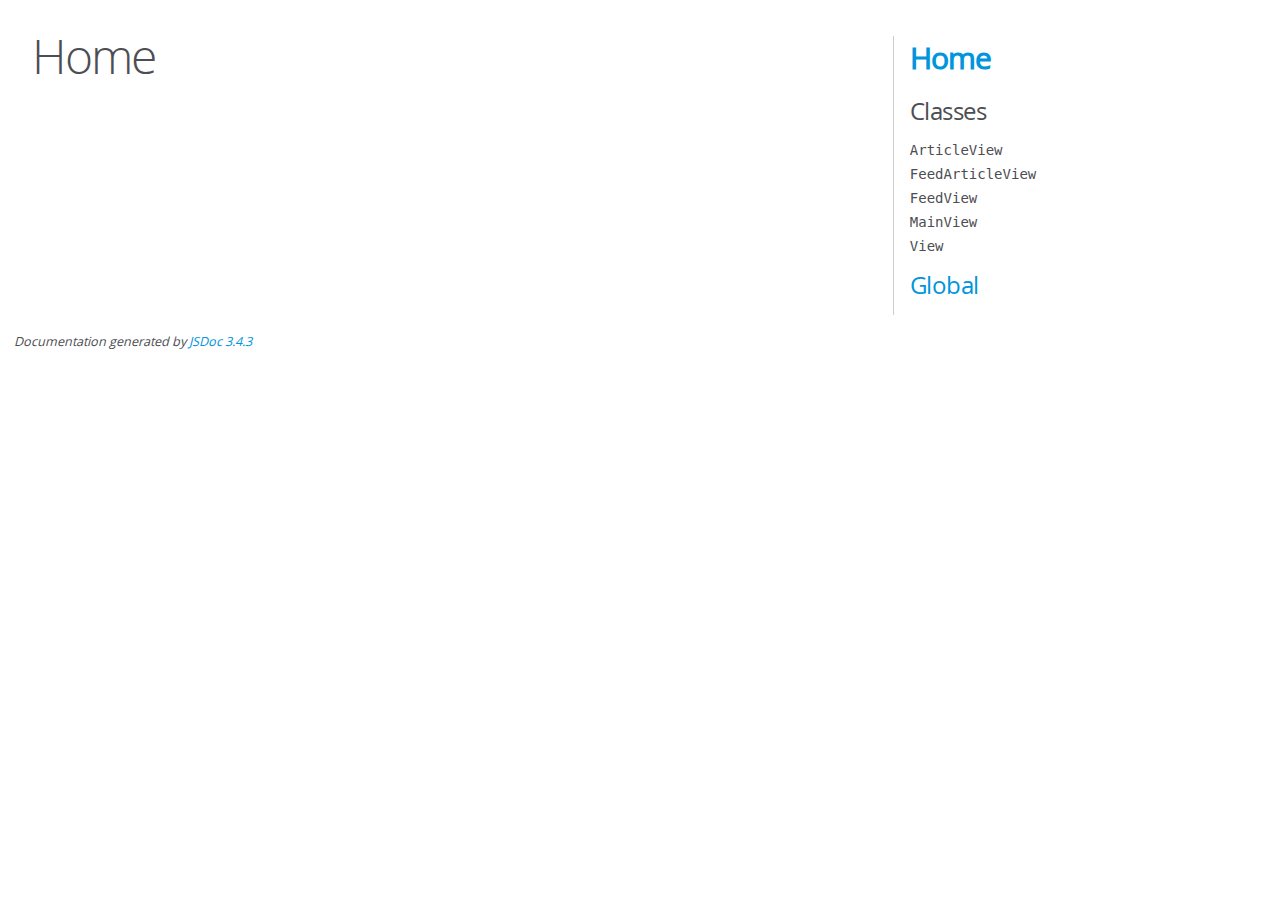
<file: jsdoc/index.html>
<!DOCTYPE html>
<html lang="en">
<head>
    <meta charset="utf-8">
    <title>JSDoc: Home</title>

    <script src="scripts/prettify/prettify.js"> </script>
    <script src="scripts/prettify/lang-css.js"> </script>
    <!--[if lt IE 9]>
      <script src="//html5shiv.googlecode.com/svn/trunk/html5.js"></script>
    <![endif]-->
    <link type="text/css" rel="stylesheet" href="styles/prettify-tomorrow.css">
    <link type="text/css" rel="stylesheet" href="styles/jsdoc-default.css">
</head>

<body>

<div id="main">

    <h1 class="page-title">Home</h1>

    



    


    <h3> </h3>










    









</div>

<nav>
    <h2><a href="index.html">Home</a></h2><h3>Classes</h3><ul><li><a href="ArticleView.html">ArticleView</a></li><li><a href="FeedArticleView.html">FeedArticleView</a></li><li><a href="FeedView.html">FeedView</a></li><li><a href="MainView.html">MainView</a></li><li><a href="View.html">View</a></li></ul><h3><a href="global.html">Global</a></h3>
</nav>

<br class="clear">

<footer>
    Documentation generated by <a href="https://github.com/jsdoc3/jsdoc">JSDoc 3.4.3</a>
</footer>

<script> prettyPrint(); </script>
<script src="scripts/linenumber.js"> </script>
</body>
</html>
</file>
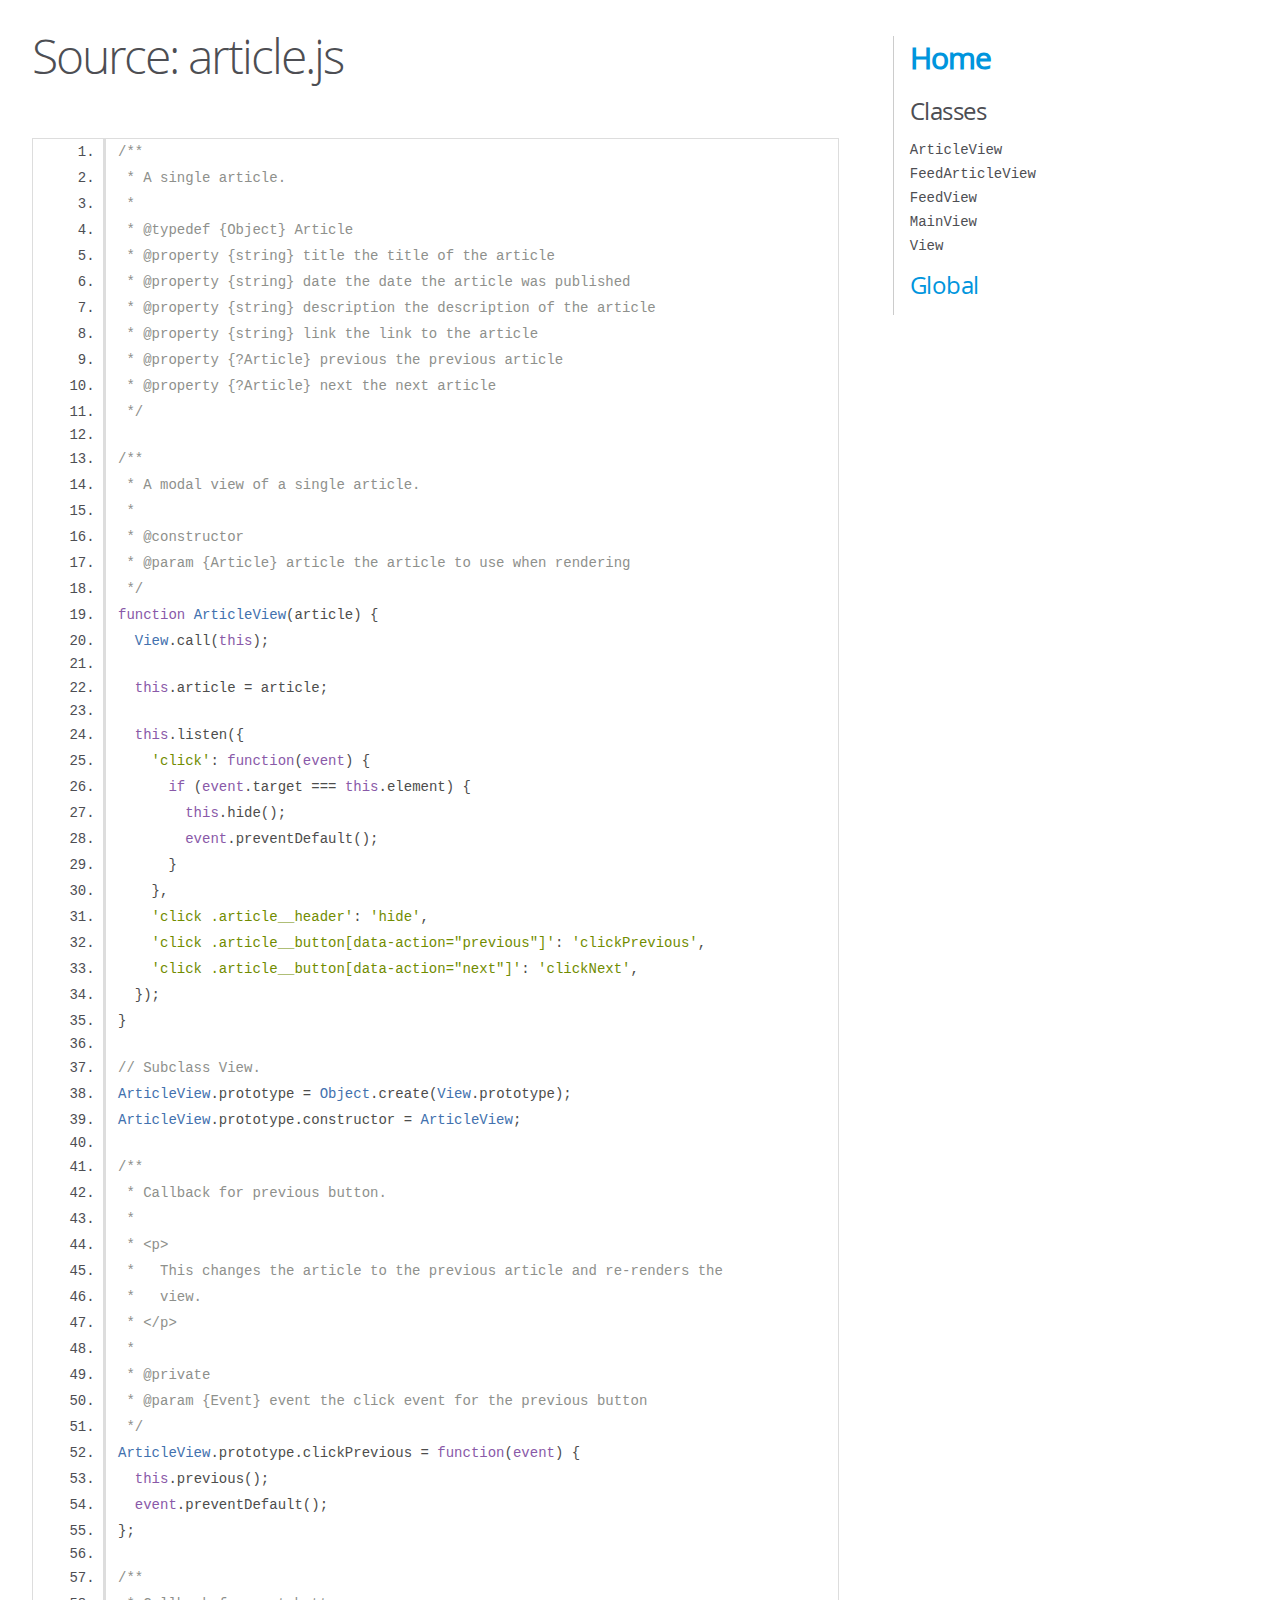
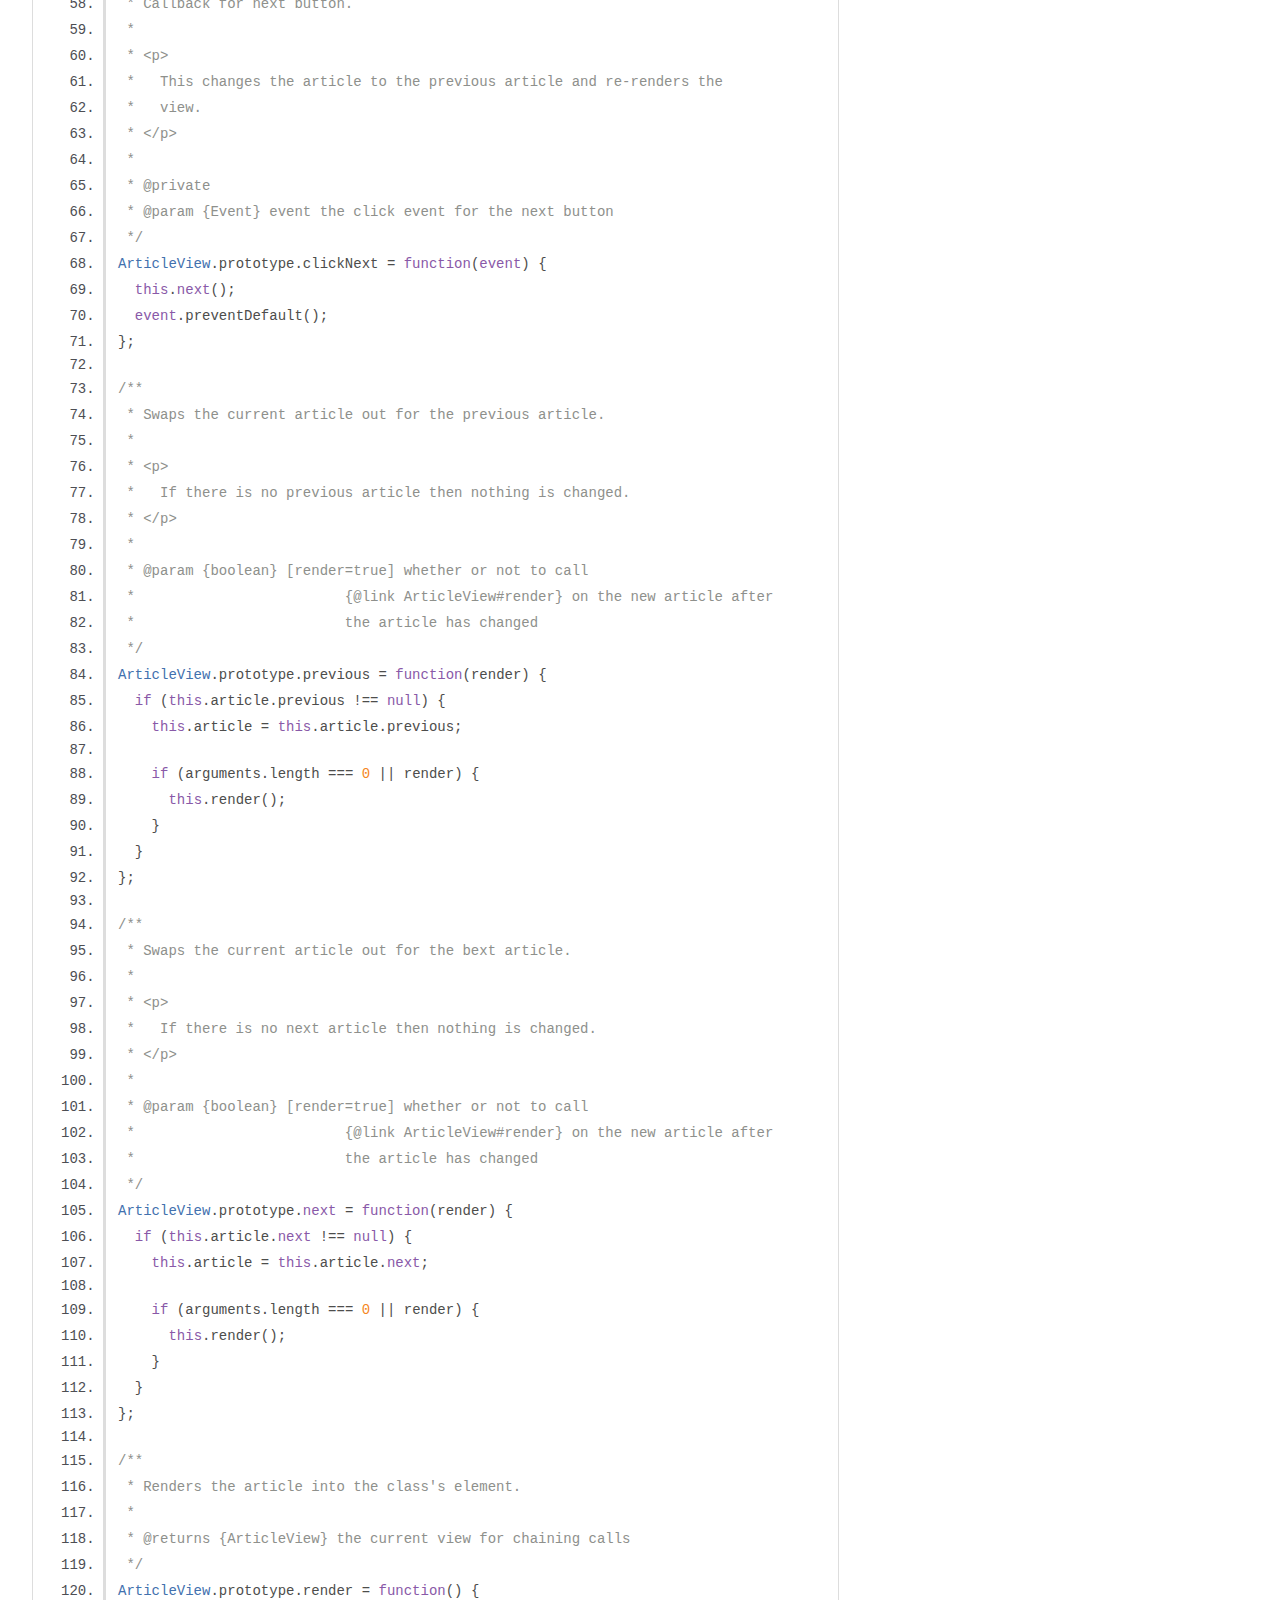
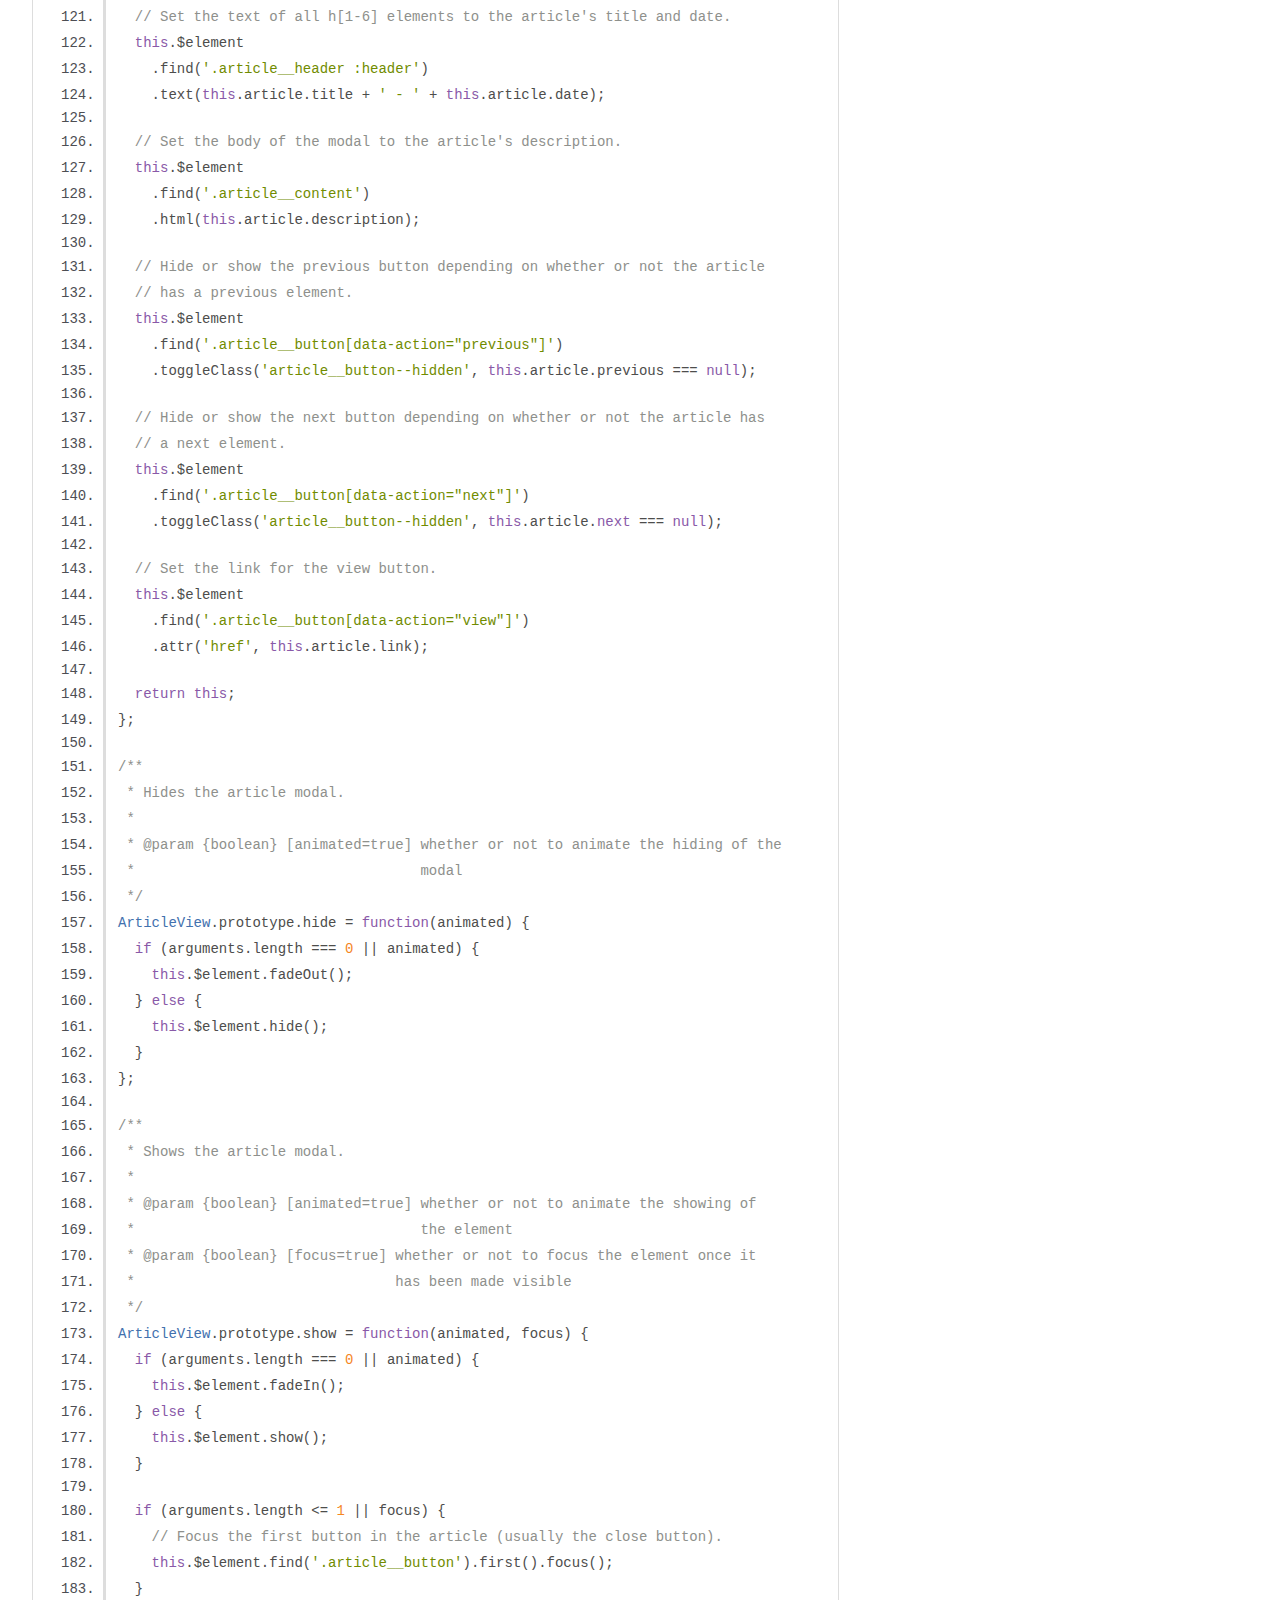
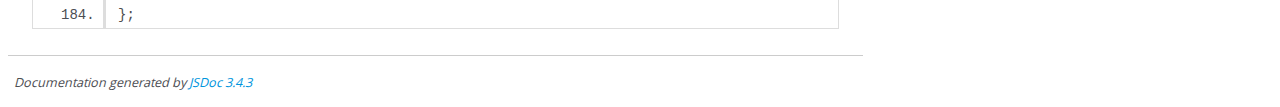
<file: jsdoc/article.js.html>
<!DOCTYPE html>
<html lang="en">
<head>
    <meta charset="utf-8">
    <title>JSDoc: Source: article.js</title>

    <script src="scripts/prettify/prettify.js"> </script>
    <script src="scripts/prettify/lang-css.js"> </script>
    <!--[if lt IE 9]>
      <script src="//html5shiv.googlecode.com/svn/trunk/html5.js"></script>
    <![endif]-->
    <link type="text/css" rel="stylesheet" href="styles/prettify-tomorrow.css">
    <link type="text/css" rel="stylesheet" href="styles/jsdoc-default.css">
</head>

<body>

<div id="main">

    <h1 class="page-title">Source: article.js</h1>

    



    
    <section>
        <article>
            <pre class="prettyprint source linenums"><code>/**
 * A single article.
 *
 * @typedef {Object} Article
 * @property {string} title the title of the article
 * @property {string} date the date the article was published
 * @property {string} description the description of the article
 * @property {string} link the link to the article
 * @property {?Article} previous the previous article
 * @property {?Article} next the next article
 */

/**
 * A modal view of a single article.
 *
 * @constructor
 * @param {Article} article the article to use when rendering
 */
function ArticleView(article) {
  View.call(this);

  this.article = article;

  this.listen({
    'click': function(event) {
      if (event.target === this.element) {
        this.hide();
        event.preventDefault();
      }
    },
    'click .article__header': 'hide',
    'click .article__button[data-action="previous"]': 'clickPrevious',
    'click .article__button[data-action="next"]': 'clickNext',
  });
}

// Subclass View.
ArticleView.prototype = Object.create(View.prototype);
ArticleView.prototype.constructor = ArticleView;

/**
 * Callback for previous button.
 *
 * &lt;p>
 *   This changes the article to the previous article and re-renders the
 *   view.
 * &lt;/p>
 *
 * @private
 * @param {Event} event the click event for the previous button
 */
ArticleView.prototype.clickPrevious = function(event) {
  this.previous();
  event.preventDefault();
};

/**
 * Callback for next button.
 *
 * &lt;p>
 *   This changes the article to the previous article and re-renders the
 *   view.
 * &lt;/p>
 *
 * @private
 * @param {Event} event the click event for the next button
 */
ArticleView.prototype.clickNext = function(event) {
  this.next();
  event.preventDefault();
};

/**
 * Swaps the current article out for the previous article.
 *
 * &lt;p>
 *   If there is no previous article then nothing is changed.
 * &lt;/p>
 *
 * @param {boolean} [render=true] whether or not to call
 *                         {@link ArticleView#render} on the new article after
 *                         the article has changed
 */
ArticleView.prototype.previous = function(render) {
  if (this.article.previous !== null) {
    this.article = this.article.previous;

    if (arguments.length === 0 || render) {
      this.render();
    }
  }
};

/**
 * Swaps the current article out for the bext article.
 *
 * &lt;p>
 *   If there is no next article then nothing is changed.
 * &lt;/p>
 *
 * @param {boolean} [render=true] whether or not to call
 *                         {@link ArticleView#render} on the new article after
 *                         the article has changed
 */
ArticleView.prototype.next = function(render) {
  if (this.article.next !== null) {
    this.article = this.article.next;

    if (arguments.length === 0 || render) {
      this.render();
    }
  }
};

/**
 * Renders the article into the class's element.
 *
 * @returns {ArticleView} the current view for chaining calls
 */
ArticleView.prototype.render = function() {
  // Set the text of all h[1-6] elements to the article's title and date.
  this.$element
    .find('.article__header :header')
    .text(this.article.title + ' - ' + this.article.date);

  // Set the body of the modal to the article's description.
  this.$element
    .find('.article__content')
    .html(this.article.description);

  // Hide or show the previous button depending on whether or not the article
  // has a previous element.
  this.$element
    .find('.article__button[data-action="previous"]')
    .toggleClass('article__button--hidden', this.article.previous === null);

  // Hide or show the next button depending on whether or not the article has
  // a next element.
  this.$element
    .find('.article__button[data-action="next"]')
    .toggleClass('article__button--hidden', this.article.next === null);

  // Set the link for the view button.
  this.$element
    .find('.article__button[data-action="view"]')
    .attr('href', this.article.link);

  return this;
};

/**
 * Hides the article modal.
 *
 * @param {boolean} [animated=true] whether or not to animate the hiding of the
 *                                  modal
 */
ArticleView.prototype.hide = function(animated) {
  if (arguments.length === 0 || animated) {
    this.$element.fadeOut();
  } else {
    this.$element.hide();
  }
};

/**
 * Shows the article modal.
 *
 * @param {boolean} [animated=true] whether or not to animate the showing of
 *                                  the element
 * @param {boolean} [focus=true] whether or not to focus the element once it
 *                               has been made visible
 */
ArticleView.prototype.show = function(animated, focus) {
  if (arguments.length === 0 || animated) {
    this.$element.fadeIn();
  } else {
    this.$element.show();
  }

  if (arguments.length &lt;= 1 || focus) {
    // Focus the first button in the article (usually the close button).
    this.$element.find('.article__button').first().focus();
  }
};
</code></pre>
        </article>
    </section>




</div>

<nav>
    <h2><a href="index.html">Home</a></h2><h3>Classes</h3><ul><li><a href="ArticleView.html">ArticleView</a></li><li><a href="FeedArticleView.html">FeedArticleView</a></li><li><a href="FeedView.html">FeedView</a></li><li><a href="MainView.html">MainView</a></li><li><a href="View.html">View</a></li></ul><h3><a href="global.html">Global</a></h3>
</nav>

<br class="clear">

<footer>
    Documentation generated by <a href="https://github.com/jsdoc3/jsdoc">JSDoc 3.4.3</a>
</footer>

<script> prettyPrint(); </script>
<script src="scripts/linenumber.js"> </script>
</body>
</html>
</file>
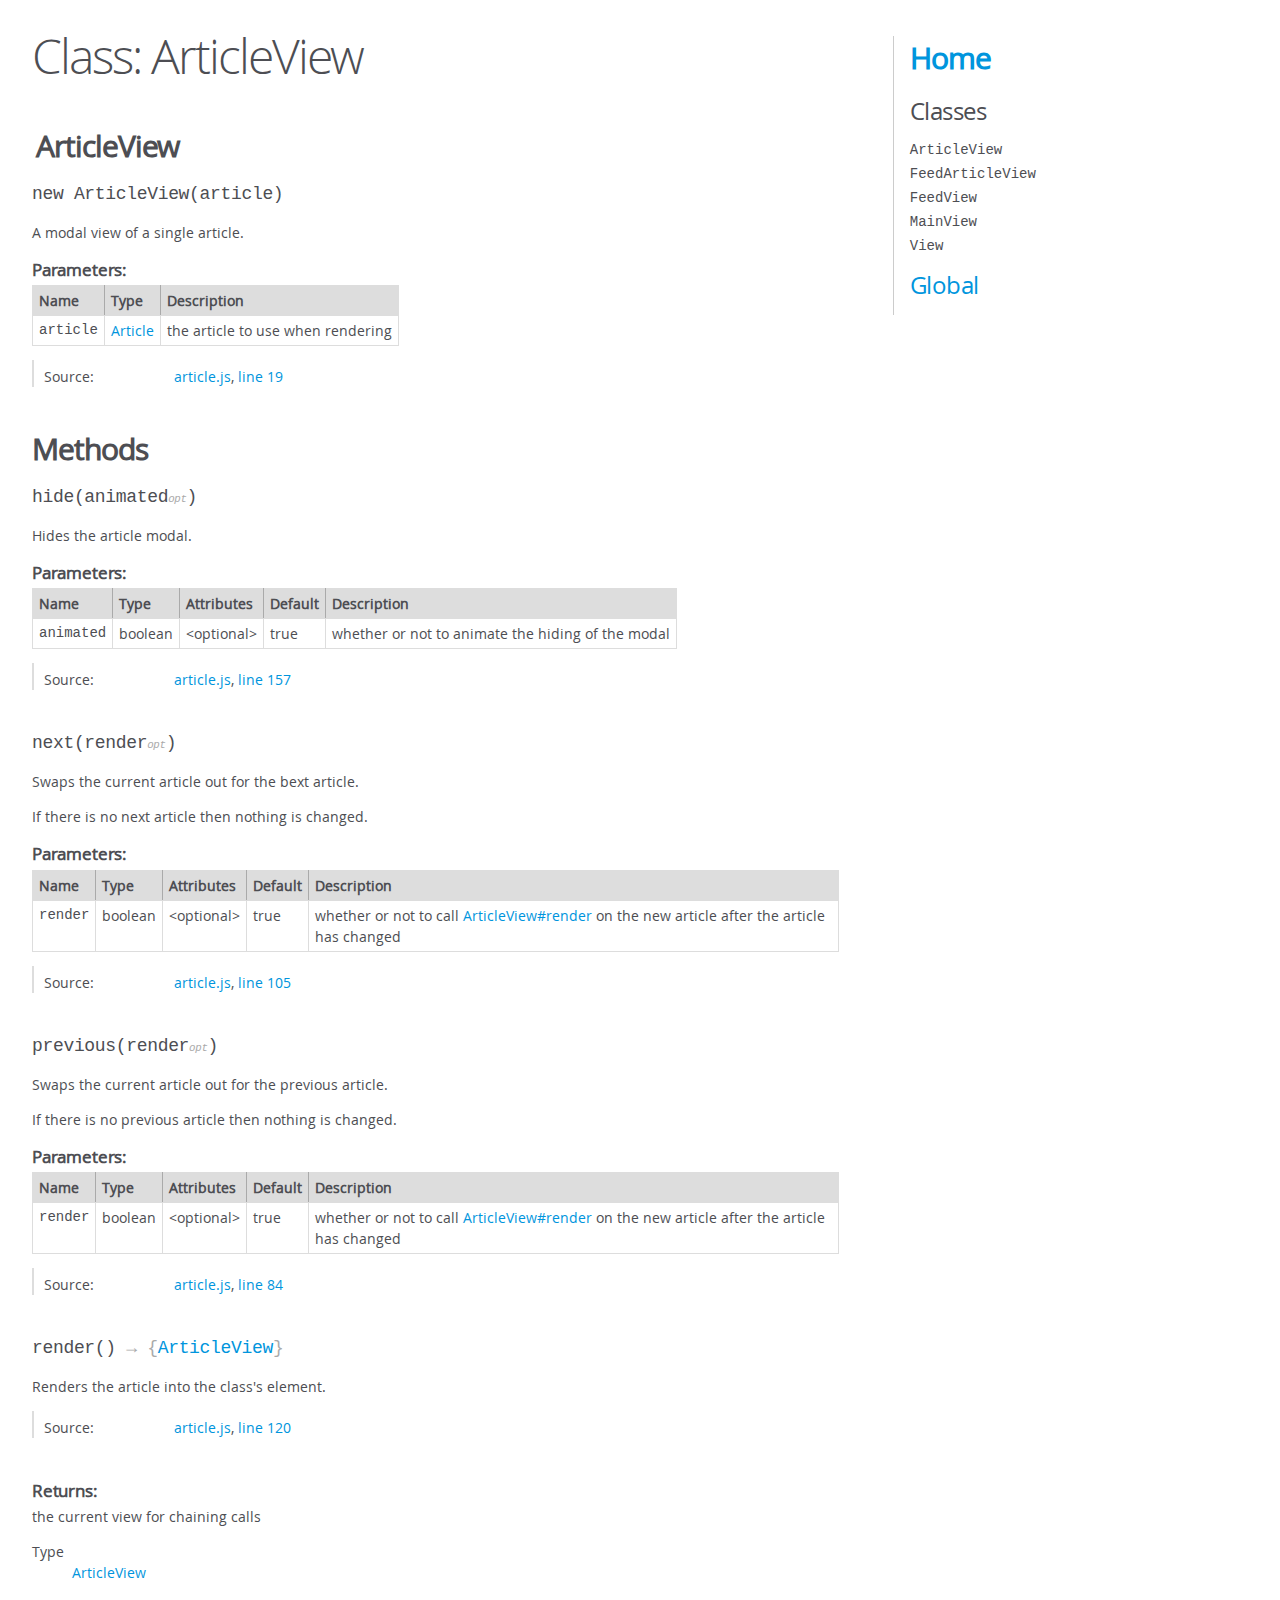
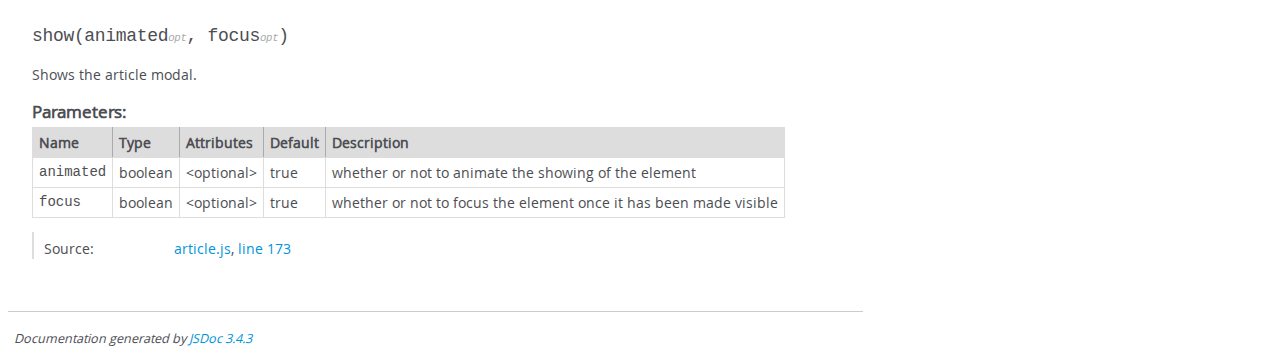
<file: jsdoc/ArticleView.html>
<!DOCTYPE html>
<html lang="en">
<head>
    <meta charset="utf-8">
    <title>JSDoc: Class: ArticleView</title>

    <script src="scripts/prettify/prettify.js"> </script>
    <script src="scripts/prettify/lang-css.js"> </script>
    <!--[if lt IE 9]>
      <script src="//html5shiv.googlecode.com/svn/trunk/html5.js"></script>
    <![endif]-->
    <link type="text/css" rel="stylesheet" href="styles/prettify-tomorrow.css">
    <link type="text/css" rel="stylesheet" href="styles/jsdoc-default.css">
</head>

<body>

<div id="main">

    <h1 class="page-title">Class: ArticleView</h1>

    




<section>

<header>
    
        <h2>ArticleView</h2>
        
    
</header>

<article>
    <div class="container-overview">
    
        

    

    <h4 class="name" id="ArticleView"><span class="type-signature"></span>new ArticleView<span class="signature">(article)</span><span class="type-signature"></span></h4>

    



<div class="description">
    A modal view of a single article.
</div>









    <h5>Parameters:</h5>
    

<table class="params">
    <thead>
    <tr>
        
        <th>Name</th>
        

        <th>Type</th>

        

        

        <th class="last">Description</th>
    </tr>
    </thead>

    <tbody>
    

        <tr>
            
                <td class="name"><code>article</code></td>
            

            <td class="type">
            
                
<span class="param-type"><a href="global.html#Article">Article</a></span>


            
            </td>

            

            

            <td class="description last">the article to use when rendering</td>
        </tr>

    
    </tbody>
</table>






<dl class="details">

    

    

    

    

    

    

    

    

    

    

    

    

    
    <dt class="tag-source">Source:</dt>
    <dd class="tag-source"><ul class="dummy"><li>
        <a href="article.js.html">article.js</a>, <a href="article.js.html#line19">line 19</a>
    </li></ul></dd>
    

    

    

    
</dl>
















    
    </div>

    

    

    

     

    

    

    
        <h3 class="subsection-title">Methods</h3>

        
            

    

    <h4 class="name" id="hide"><span class="type-signature"></span>hide<span class="signature">(animated<span class="signature-attributes">opt</span>)</span><span class="type-signature"></span></h4>

    



<div class="description">
    Hides the article modal.
</div>









    <h5>Parameters:</h5>
    

<table class="params">
    <thead>
    <tr>
        
        <th>Name</th>
        

        <th>Type</th>

        
        <th>Attributes</th>
        

        
        <th>Default</th>
        

        <th class="last">Description</th>
    </tr>
    </thead>

    <tbody>
    

        <tr>
            
                <td class="name"><code>animated</code></td>
            

            <td class="type">
            
                
<span class="param-type">boolean</span>


            
            </td>

            
                <td class="attributes">
                
                    &lt;optional><br>
                

                

                
                </td>
            

            
                <td class="default">
                
                    true
                
                </td>
            

            <td class="description last">whether or not to animate the hiding of the
                                 modal</td>
        </tr>

    
    </tbody>
</table>






<dl class="details">

    

    

    

    

    

    

    

    

    

    

    

    

    
    <dt class="tag-source">Source:</dt>
    <dd class="tag-source"><ul class="dummy"><li>
        <a href="article.js.html">article.js</a>, <a href="article.js.html#line157">line 157</a>
    </li></ul></dd>
    

    

    

    
</dl>
















        
            

    

    <h4 class="name" id="next"><span class="type-signature"></span>next<span class="signature">(render<span class="signature-attributes">opt</span>)</span><span class="type-signature"></span></h4>

    



<div class="description">
    Swaps the current article out for the bext article.

<p>
  If there is no next article then nothing is changed.
</p>
</div>









    <h5>Parameters:</h5>
    

<table class="params">
    <thead>
    <tr>
        
        <th>Name</th>
        

        <th>Type</th>

        
        <th>Attributes</th>
        

        
        <th>Default</th>
        

        <th class="last">Description</th>
    </tr>
    </thead>

    <tbody>
    

        <tr>
            
                <td class="name"><code>render</code></td>
            

            <td class="type">
            
                
<span class="param-type">boolean</span>


            
            </td>

            
                <td class="attributes">
                
                    &lt;optional><br>
                

                

                
                </td>
            

            
                <td class="default">
                
                    true
                
                </td>
            

            <td class="description last">whether or not to call
                        <a href="ArticleView.html#render">ArticleView#render</a> on the new article after
                        the article has changed</td>
        </tr>

    
    </tbody>
</table>






<dl class="details">

    

    

    

    

    

    

    

    

    

    

    

    

    
    <dt class="tag-source">Source:</dt>
    <dd class="tag-source"><ul class="dummy"><li>
        <a href="article.js.html">article.js</a>, <a href="article.js.html#line105">line 105</a>
    </li></ul></dd>
    

    

    

    
</dl>
















        
            

    

    <h4 class="name" id="previous"><span class="type-signature"></span>previous<span class="signature">(render<span class="signature-attributes">opt</span>)</span><span class="type-signature"></span></h4>

    



<div class="description">
    Swaps the current article out for the previous article.

<p>
  If there is no previous article then nothing is changed.
</p>
</div>









    <h5>Parameters:</h5>
    

<table class="params">
    <thead>
    <tr>
        
        <th>Name</th>
        

        <th>Type</th>

        
        <th>Attributes</th>
        

        
        <th>Default</th>
        

        <th class="last">Description</th>
    </tr>
    </thead>

    <tbody>
    

        <tr>
            
                <td class="name"><code>render</code></td>
            

            <td class="type">
            
                
<span class="param-type">boolean</span>


            
            </td>

            
                <td class="attributes">
                
                    &lt;optional><br>
                

                

                
                </td>
            

            
                <td class="default">
                
                    true
                
                </td>
            

            <td class="description last">whether or not to call
                        <a href="ArticleView.html#render">ArticleView#render</a> on the new article after
                        the article has changed</td>
        </tr>

    
    </tbody>
</table>






<dl class="details">

    

    

    

    

    

    

    

    

    

    

    

    

    
    <dt class="tag-source">Source:</dt>
    <dd class="tag-source"><ul class="dummy"><li>
        <a href="article.js.html">article.js</a>, <a href="article.js.html#line84">line 84</a>
    </li></ul></dd>
    

    

    

    
</dl>
















        
            

    

    <h4 class="name" id="render"><span class="type-signature"></span>render<span class="signature">()</span><span class="type-signature"> &rarr; {<a href="ArticleView.html">ArticleView</a>}</span></h4>

    



<div class="description">
    Renders the article into the class's element.
</div>













<dl class="details">

    

    

    

    

    

    

    

    

    

    

    

    

    
    <dt class="tag-source">Source:</dt>
    <dd class="tag-source"><ul class="dummy"><li>
        <a href="article.js.html">article.js</a>, <a href="article.js.html#line120">line 120</a>
    </li></ul></dd>
    

    

    

    
</dl>













<h5>Returns:</h5>

        
<div class="param-desc">
    the current view for chaining calls
</div>



<dl>
    <dt>
        Type
    </dt>
    <dd>
        
<span class="param-type"><a href="ArticleView.html">ArticleView</a></span>


    </dd>
</dl>

    



        
            

    

    <h4 class="name" id="show"><span class="type-signature"></span>show<span class="signature">(animated<span class="signature-attributes">opt</span>, focus<span class="signature-attributes">opt</span>)</span><span class="type-signature"></span></h4>

    



<div class="description">
    Shows the article modal.
</div>









    <h5>Parameters:</h5>
    

<table class="params">
    <thead>
    <tr>
        
        <th>Name</th>
        

        <th>Type</th>

        
        <th>Attributes</th>
        

        
        <th>Default</th>
        

        <th class="last">Description</th>
    </tr>
    </thead>

    <tbody>
    

        <tr>
            
                <td class="name"><code>animated</code></td>
            

            <td class="type">
            
                
<span class="param-type">boolean</span>


            
            </td>

            
                <td class="attributes">
                
                    &lt;optional><br>
                

                

                
                </td>
            

            
                <td class="default">
                
                    true
                
                </td>
            

            <td class="description last">whether or not to animate the showing of
                                 the element</td>
        </tr>

    

        <tr>
            
                <td class="name"><code>focus</code></td>
            

            <td class="type">
            
                
<span class="param-type">boolean</span>


            
            </td>

            
                <td class="attributes">
                
                    &lt;optional><br>
                

                

                
                </td>
            

            
                <td class="default">
                
                    true
                
                </td>
            

            <td class="description last">whether or not to focus the element once it
                              has been made visible</td>
        </tr>

    
    </tbody>
</table>






<dl class="details">

    

    

    

    

    

    

    

    

    

    

    

    

    
    <dt class="tag-source">Source:</dt>
    <dd class="tag-source"><ul class="dummy"><li>
        <a href="article.js.html">article.js</a>, <a href="article.js.html#line173">line 173</a>
    </li></ul></dd>
    

    

    

    
</dl>
















        
    

    

    
</article>

</section>




</div>

<nav>
    <h2><a href="index.html">Home</a></h2><h3>Classes</h3><ul><li><a href="ArticleView.html">ArticleView</a></li><li><a href="FeedArticleView.html">FeedArticleView</a></li><li><a href="FeedView.html">FeedView</a></li><li><a href="MainView.html">MainView</a></li><li><a href="View.html">View</a></li></ul><h3><a href="global.html">Global</a></h3>
</nav>

<br class="clear">

<footer>
    Documentation generated by <a href="https://github.com/jsdoc3/jsdoc">JSDoc 3.4.3</a>
</footer>

<script> prettyPrint(); </script>
<script src="scripts/linenumber.js"> </script>
</body>
</html>
</file>
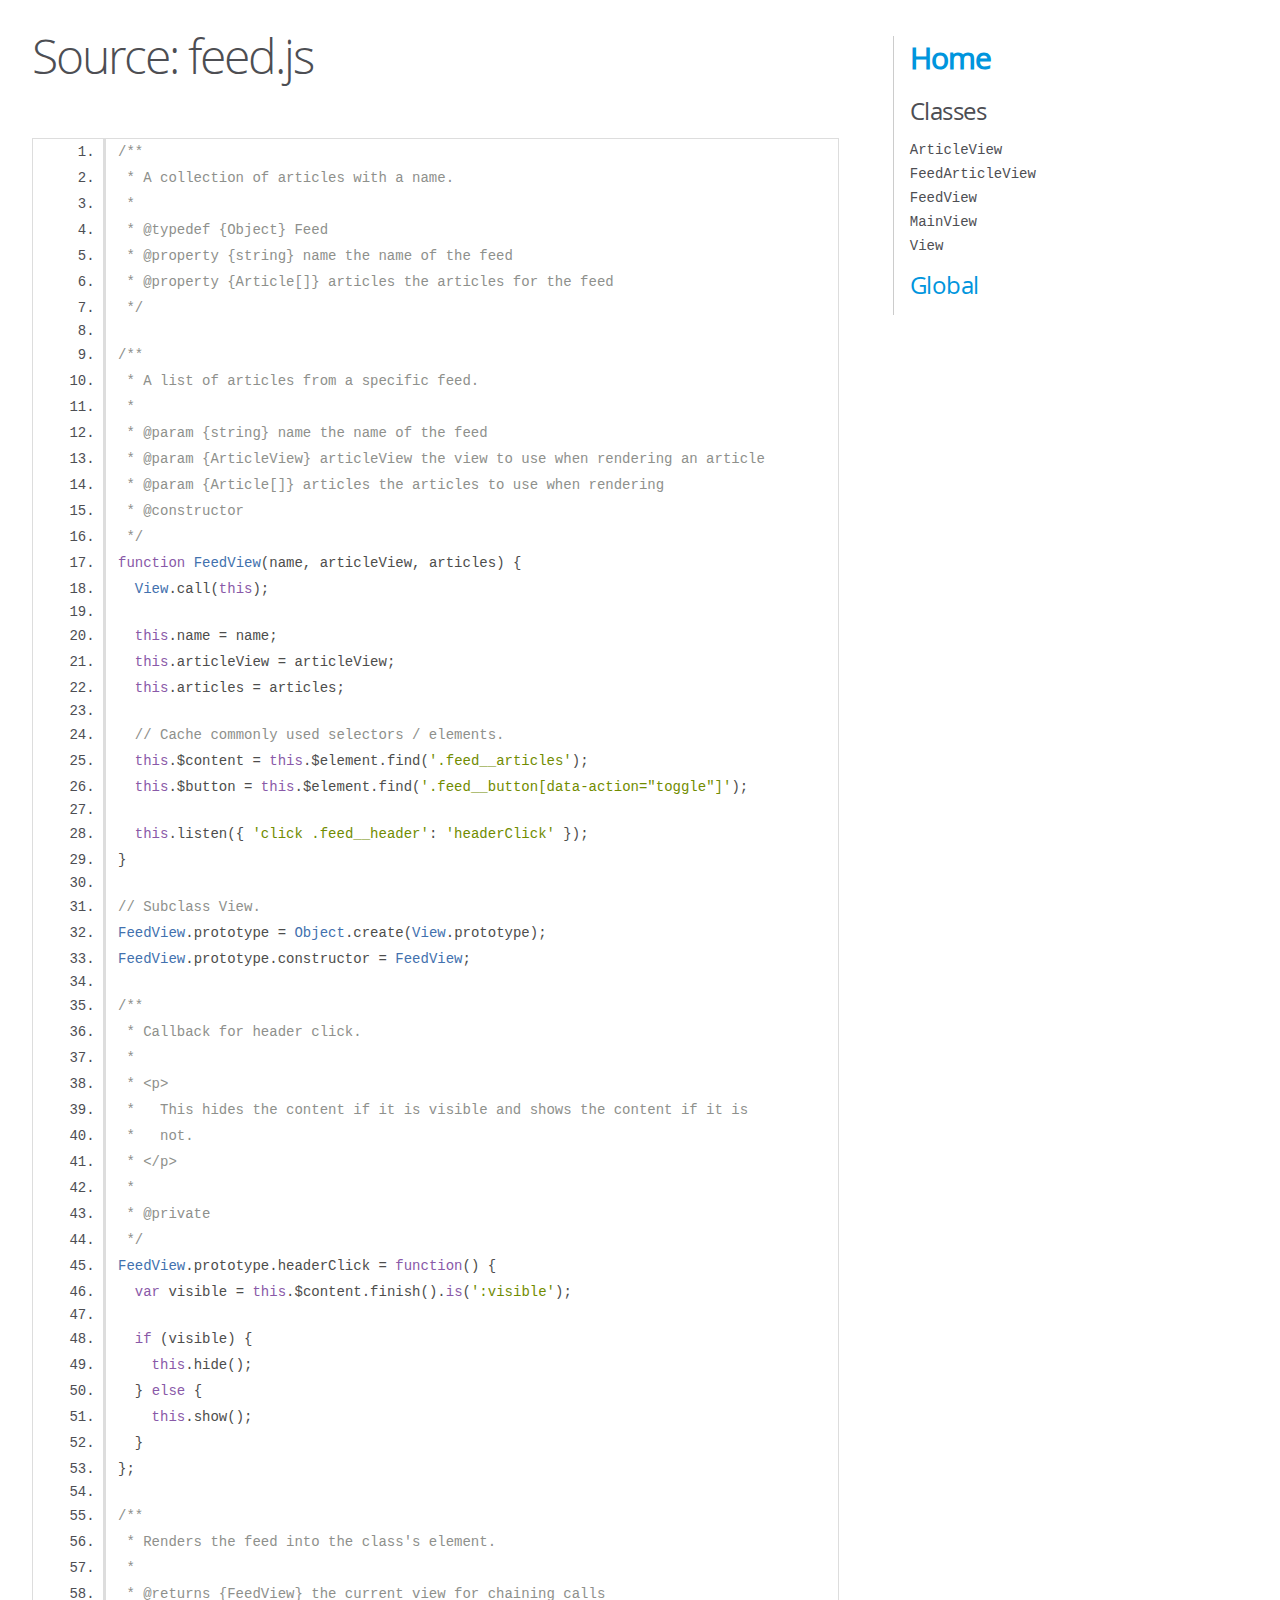
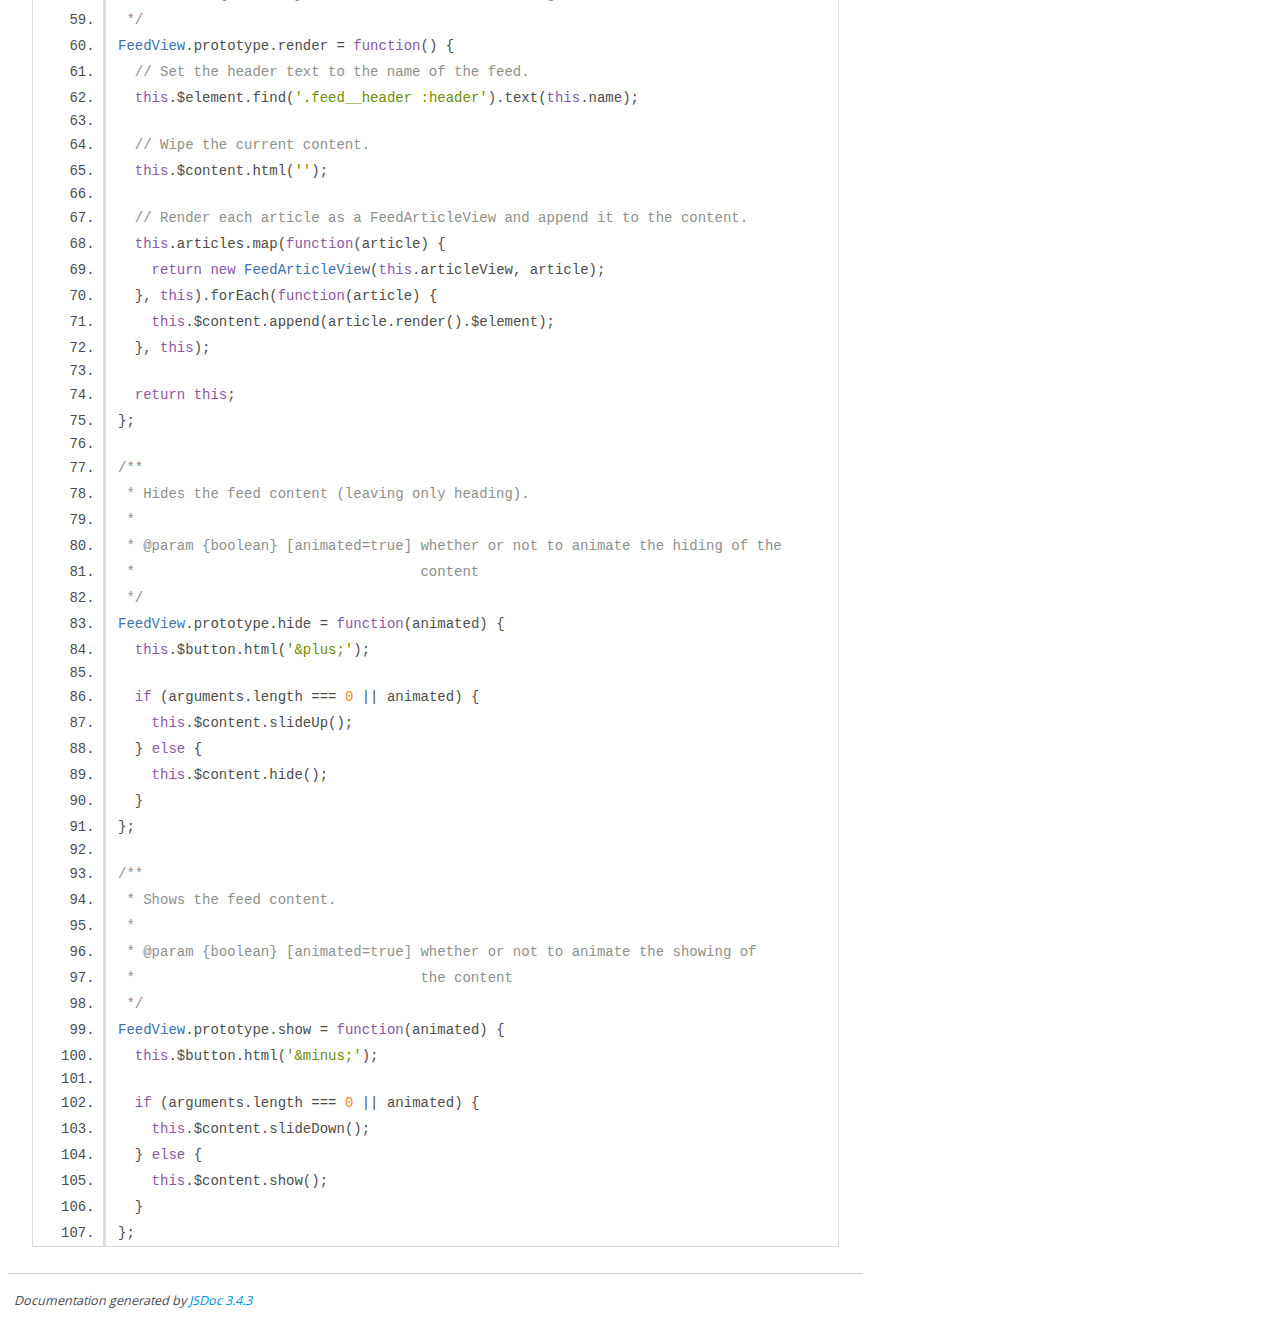
<file: jsdoc/feed.js.html>
<!DOCTYPE html>
<html lang="en">
<head>
    <meta charset="utf-8">
    <title>JSDoc: Source: feed.js</title>

    <script src="scripts/prettify/prettify.js"> </script>
    <script src="scripts/prettify/lang-css.js"> </script>
    <!--[if lt IE 9]>
      <script src="//html5shiv.googlecode.com/svn/trunk/html5.js"></script>
    <![endif]-->
    <link type="text/css" rel="stylesheet" href="styles/prettify-tomorrow.css">
    <link type="text/css" rel="stylesheet" href="styles/jsdoc-default.css">
</head>

<body>

<div id="main">

    <h1 class="page-title">Source: feed.js</h1>

    



    
    <section>
        <article>
            <pre class="prettyprint source linenums"><code>/**
 * A collection of articles with a name.
 *
 * @typedef {Object} Feed
 * @property {string} name the name of the feed
 * @property {Article[]} articles the articles for the feed
 */

/**
 * A list of articles from a specific feed.
 *
 * @param {string} name the name of the feed
 * @param {ArticleView} articleView the view to use when rendering an article
 * @param {Article[]} articles the articles to use when rendering
 * @constructor
 */
function FeedView(name, articleView, articles) {
  View.call(this);

  this.name = name;
  this.articleView = articleView;
  this.articles = articles;

  // Cache commonly used selectors / elements.
  this.$content = this.$element.find('.feed__articles');
  this.$button = this.$element.find('.feed__button[data-action="toggle"]');

  this.listen({ 'click .feed__header': 'headerClick' });
}

// Subclass View.
FeedView.prototype = Object.create(View.prototype);
FeedView.prototype.constructor = FeedView;

/**
 * Callback for header click.
 *
 * &lt;p>
 *   This hides the content if it is visible and shows the content if it is
 *   not.
 * &lt;/p>
 *
 * @private
 */
FeedView.prototype.headerClick = function() {
  var visible = this.$content.finish().is(':visible');

  if (visible) {
    this.hide();
  } else {
    this.show();
  }
};

/**
 * Renders the feed into the class's element.
 *
 * @returns {FeedView} the current view for chaining calls
 */
FeedView.prototype.render = function() {
  // Set the header text to the name of the feed.
  this.$element.find('.feed__header :header').text(this.name);

  // Wipe the current content.
  this.$content.html('');

  // Render each article as a FeedArticleView and append it to the content.
  this.articles.map(function(article) {
    return new FeedArticleView(this.articleView, article);
  }, this).forEach(function(article) {
    this.$content.append(article.render().$element);
  }, this);

  return this;
};

/**
 * Hides the feed content (leaving only heading).
 *
 * @param {boolean} [animated=true] whether or not to animate the hiding of the
 *                                  content
 */
FeedView.prototype.hide = function(animated) {
  this.$button.html('&amp;plus;');

  if (arguments.length === 0 || animated) {
    this.$content.slideUp();
  } else {
    this.$content.hide();
  }
};

/**
 * Shows the feed content.
 *
 * @param {boolean} [animated=true] whether or not to animate the showing of
 *                                  the content
 */
FeedView.prototype.show = function(animated) {
  this.$button.html('&amp;minus;');

  if (arguments.length === 0 || animated) {
    this.$content.slideDown();
  } else {
    this.$content.show();
  }
};
</code></pre>
        </article>
    </section>




</div>

<nav>
    <h2><a href="index.html">Home</a></h2><h3>Classes</h3><ul><li><a href="ArticleView.html">ArticleView</a></li><li><a href="FeedArticleView.html">FeedArticleView</a></li><li><a href="FeedView.html">FeedView</a></li><li><a href="MainView.html">MainView</a></li><li><a href="View.html">View</a></li></ul><h3><a href="global.html">Global</a></h3>
</nav>

<br class="clear">

<footer>
    Documentation generated by <a href="https://github.com/jsdoc3/jsdoc">JSDoc 3.4.3</a>
</footer>

<script> prettyPrint(); </script>
<script src="scripts/linenumber.js"> </script>
</body>
</html>
</file>
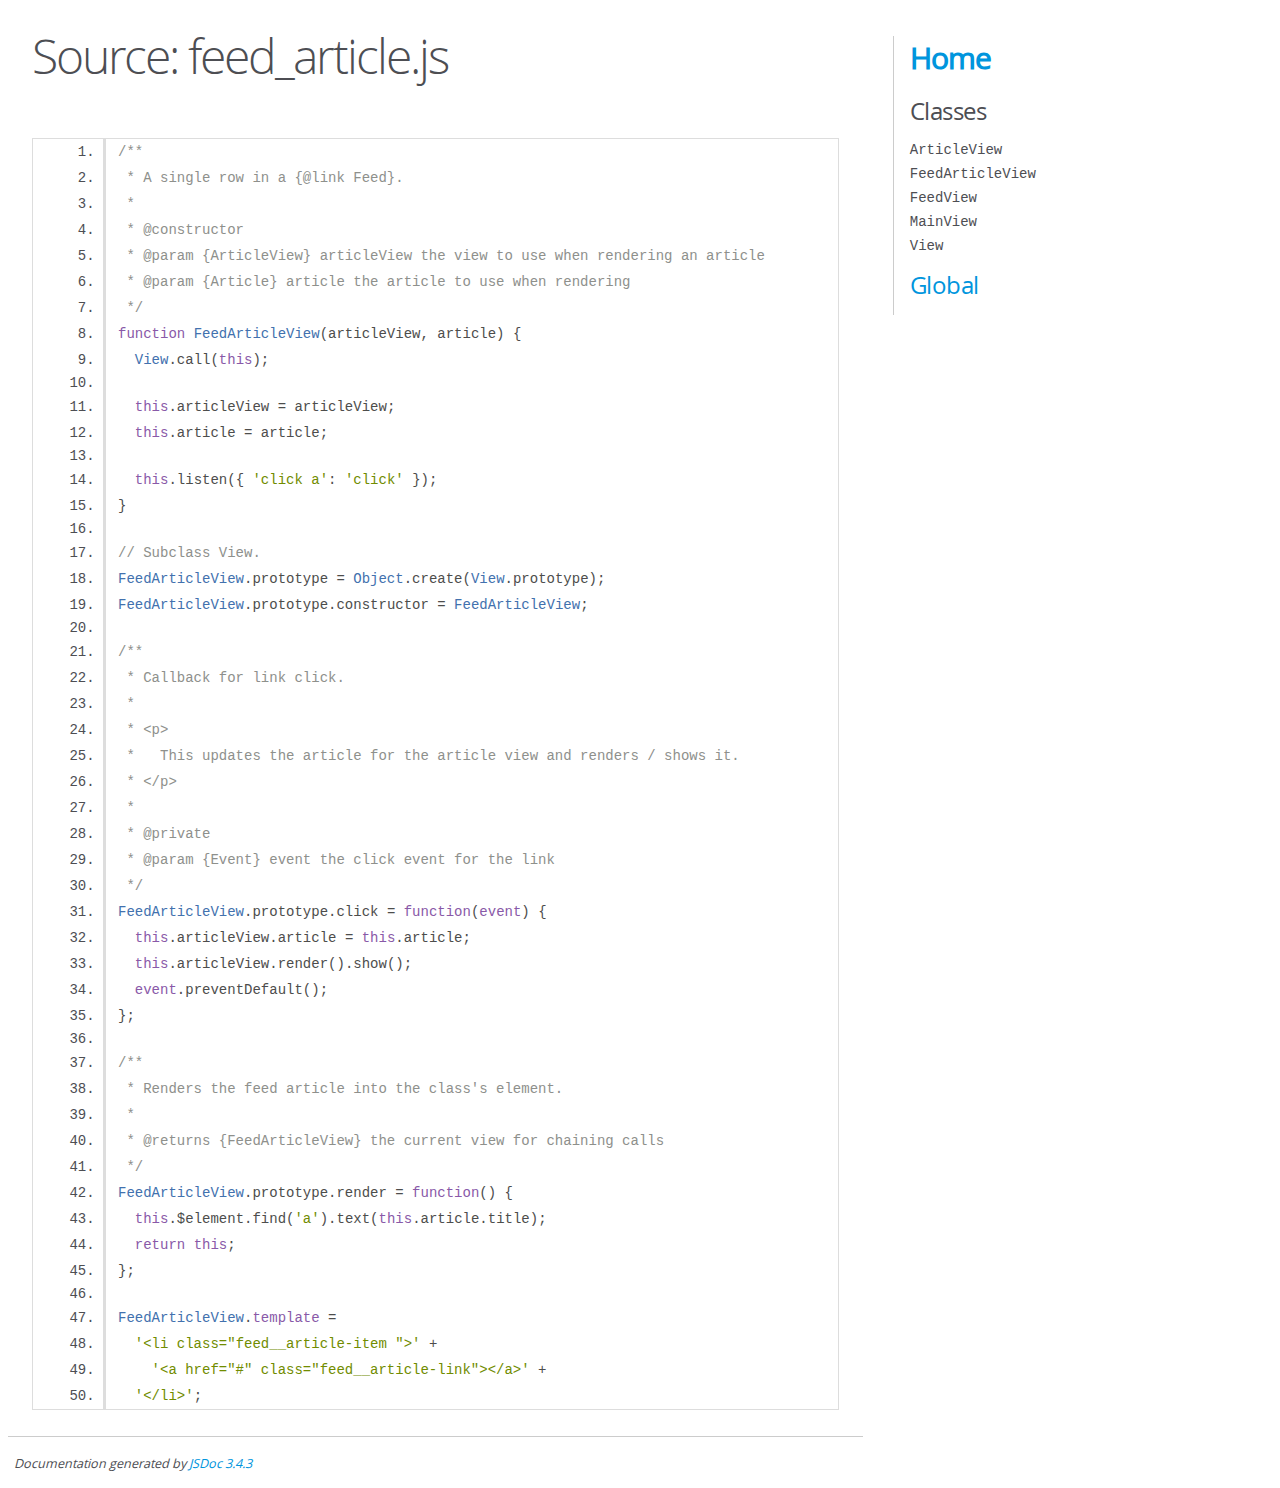
<file: jsdoc/feed_article.js.html>
<!DOCTYPE html>
<html lang="en">
<head>
    <meta charset="utf-8">
    <title>JSDoc: Source: feed_article.js</title>

    <script src="scripts/prettify/prettify.js"> </script>
    <script src="scripts/prettify/lang-css.js"> </script>
    <!--[if lt IE 9]>
      <script src="//html5shiv.googlecode.com/svn/trunk/html5.js"></script>
    <![endif]-->
    <link type="text/css" rel="stylesheet" href="styles/prettify-tomorrow.css">
    <link type="text/css" rel="stylesheet" href="styles/jsdoc-default.css">
</head>

<body>

<div id="main">

    <h1 class="page-title">Source: feed_article.js</h1>

    



    
    <section>
        <article>
            <pre class="prettyprint source linenums"><code>/**
 * A single row in a {@link Feed}.
 *
 * @constructor
 * @param {ArticleView} articleView the view to use when rendering an article
 * @param {Article} article the article to use when rendering
 */
function FeedArticleView(articleView, article) {
  View.call(this);

  this.articleView = articleView;
  this.article = article;

  this.listen({ 'click a': 'click' });
}

// Subclass View.
FeedArticleView.prototype = Object.create(View.prototype);
FeedArticleView.prototype.constructor = FeedArticleView;

/**
 * Callback for link click.
 *
 * &lt;p>
 *   This updates the article for the article view and renders / shows it.
 * &lt;/p>
 *
 * @private
 * @param {Event} event the click event for the link
 */
FeedArticleView.prototype.click = function(event) {
  this.articleView.article = this.article;
  this.articleView.render().show();
  event.preventDefault();
};

/**
 * Renders the feed article into the class's element.
 *
 * @returns {FeedArticleView} the current view for chaining calls
 */
FeedArticleView.prototype.render = function() {
  this.$element.find('a').text(this.article.title);
  return this;
};

FeedArticleView.template =
  '&lt;li class="feed__article-item ">' +
    '&lt;a href="#" class="feed__article-link">&lt;/a>' +
  '&lt;/li>';
</code></pre>
        </article>
    </section>




</div>

<nav>
    <h2><a href="index.html">Home</a></h2><h3>Classes</h3><ul><li><a href="ArticleView.html">ArticleView</a></li><li><a href="FeedArticleView.html">FeedArticleView</a></li><li><a href="FeedView.html">FeedView</a></li><li><a href="MainView.html">MainView</a></li><li><a href="View.html">View</a></li></ul><h3><a href="global.html">Global</a></h3>
</nav>

<br class="clear">

<footer>
    Documentation generated by <a href="https://github.com/jsdoc3/jsdoc">JSDoc 3.4.3</a>
</footer>

<script> prettyPrint(); </script>
<script src="scripts/linenumber.js"> </script>
</body>
</html>
</file>
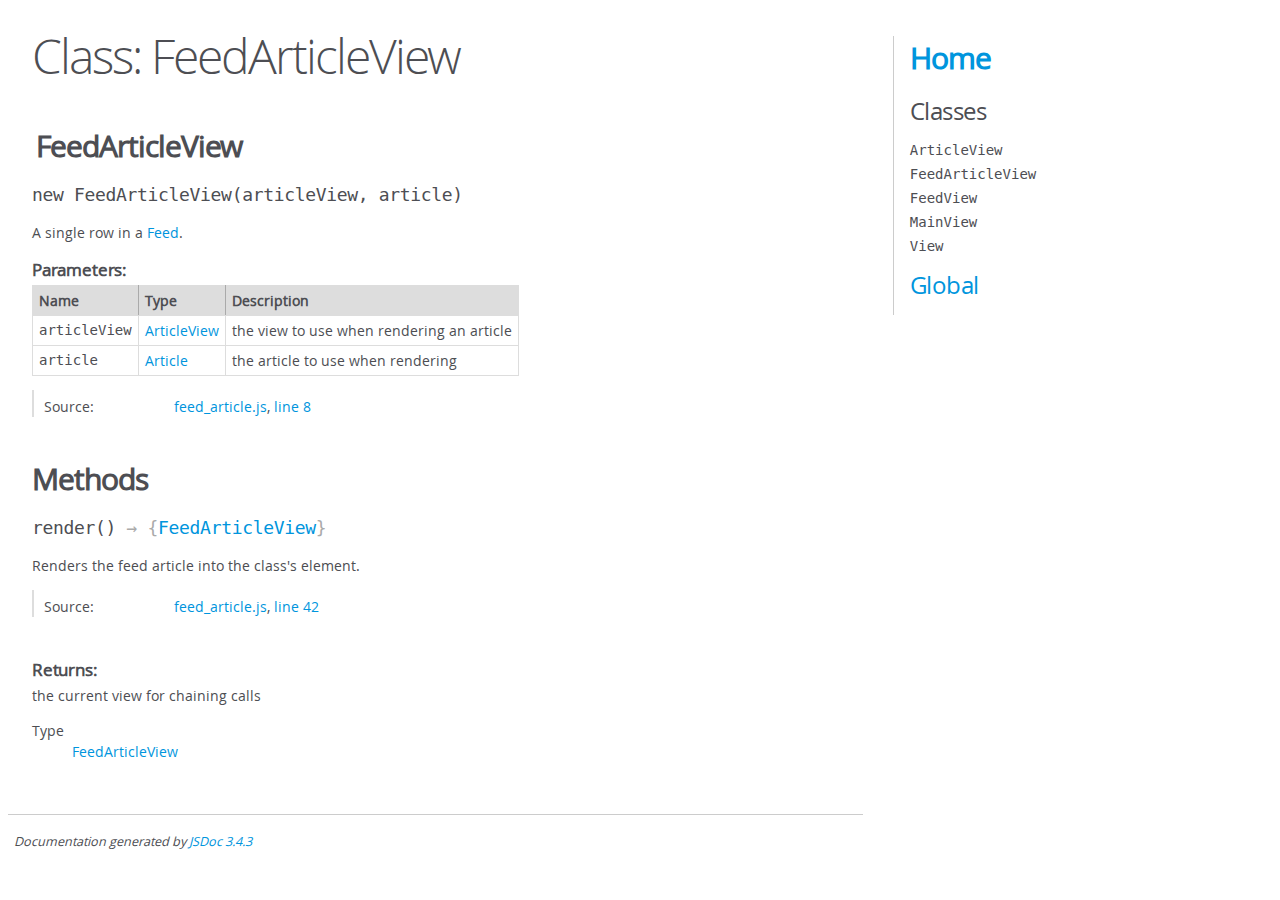
<file: jsdoc/FeedArticleView.html>
<!DOCTYPE html>
<html lang="en">
<head>
    <meta charset="utf-8">
    <title>JSDoc: Class: FeedArticleView</title>

    <script src="scripts/prettify/prettify.js"> </script>
    <script src="scripts/prettify/lang-css.js"> </script>
    <!--[if lt IE 9]>
      <script src="//html5shiv.googlecode.com/svn/trunk/html5.js"></script>
    <![endif]-->
    <link type="text/css" rel="stylesheet" href="styles/prettify-tomorrow.css">
    <link type="text/css" rel="stylesheet" href="styles/jsdoc-default.css">
</head>

<body>

<div id="main">

    <h1 class="page-title">Class: FeedArticleView</h1>

    




<section>

<header>
    
        <h2>FeedArticleView</h2>
        
    
</header>

<article>
    <div class="container-overview">
    
        

    

    <h4 class="name" id="FeedArticleView"><span class="type-signature"></span>new FeedArticleView<span class="signature">(articleView, article)</span><span class="type-signature"></span></h4>

    



<div class="description">
    A single row in a <a href="global.html#Feed">Feed</a>.
</div>









    <h5>Parameters:</h5>
    

<table class="params">
    <thead>
    <tr>
        
        <th>Name</th>
        

        <th>Type</th>

        

        

        <th class="last">Description</th>
    </tr>
    </thead>

    <tbody>
    

        <tr>
            
                <td class="name"><code>articleView</code></td>
            

            <td class="type">
            
                
<span class="param-type"><a href="ArticleView.html">ArticleView</a></span>


            
            </td>

            

            

            <td class="description last">the view to use when rendering an article</td>
        </tr>

    

        <tr>
            
                <td class="name"><code>article</code></td>
            

            <td class="type">
            
                
<span class="param-type"><a href="global.html#Article">Article</a></span>


            
            </td>

            

            

            <td class="description last">the article to use when rendering</td>
        </tr>

    
    </tbody>
</table>






<dl class="details">

    

    

    

    

    

    

    

    

    

    

    

    

    
    <dt class="tag-source">Source:</dt>
    <dd class="tag-source"><ul class="dummy"><li>
        <a href="feed_article.js.html">feed_article.js</a>, <a href="feed_article.js.html#line8">line 8</a>
    </li></ul></dd>
    

    

    

    
</dl>
















    
    </div>

    

    

    

     

    

    

    
        <h3 class="subsection-title">Methods</h3>

        
            

    

    <h4 class="name" id="render"><span class="type-signature"></span>render<span class="signature">()</span><span class="type-signature"> &rarr; {<a href="FeedArticleView.html">FeedArticleView</a>}</span></h4>

    



<div class="description">
    Renders the feed article into the class's element.
</div>













<dl class="details">

    

    

    

    

    

    

    

    

    

    

    

    

    
    <dt class="tag-source">Source:</dt>
    <dd class="tag-source"><ul class="dummy"><li>
        <a href="feed_article.js.html">feed_article.js</a>, <a href="feed_article.js.html#line42">line 42</a>
    </li></ul></dd>
    

    

    

    
</dl>













<h5>Returns:</h5>

        
<div class="param-desc">
    the current view for chaining calls
</div>



<dl>
    <dt>
        Type
    </dt>
    <dd>
        
<span class="param-type"><a href="FeedArticleView.html">FeedArticleView</a></span>


    </dd>
</dl>

    



        
    

    

    
</article>

</section>




</div>

<nav>
    <h2><a href="index.html">Home</a></h2><h3>Classes</h3><ul><li><a href="ArticleView.html">ArticleView</a></li><li><a href="FeedArticleView.html">FeedArticleView</a></li><li><a href="FeedView.html">FeedView</a></li><li><a href="MainView.html">MainView</a></li><li><a href="View.html">View</a></li></ul><h3><a href="global.html">Global</a></h3>
</nav>

<br class="clear">

<footer>
    Documentation generated by <a href="https://github.com/jsdoc3/jsdoc">JSDoc 3.4.3</a>
</footer>

<script> prettyPrint(); </script>
<script src="scripts/linenumber.js"> </script>
</body>
</html>
</file>
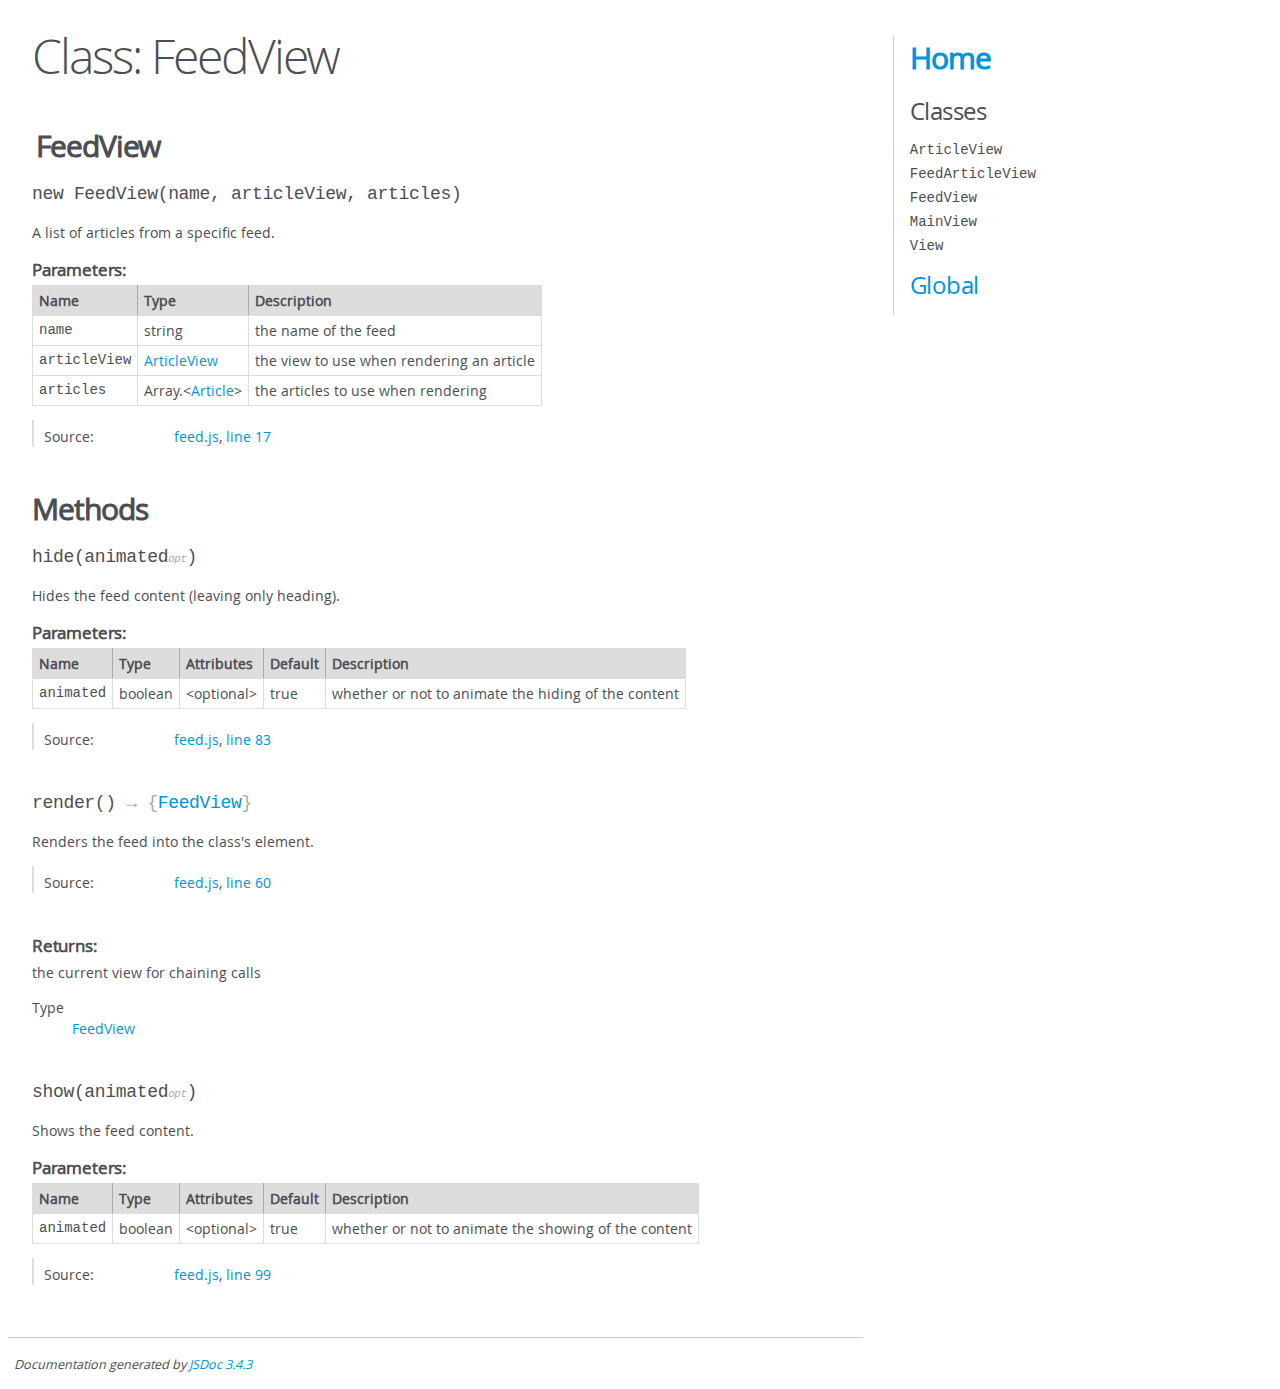
<file: jsdoc/FeedView.html>
<!DOCTYPE html>
<html lang="en">
<head>
    <meta charset="utf-8">
    <title>JSDoc: Class: FeedView</title>

    <script src="scripts/prettify/prettify.js"> </script>
    <script src="scripts/prettify/lang-css.js"> </script>
    <!--[if lt IE 9]>
      <script src="//html5shiv.googlecode.com/svn/trunk/html5.js"></script>
    <![endif]-->
    <link type="text/css" rel="stylesheet" href="styles/prettify-tomorrow.css">
    <link type="text/css" rel="stylesheet" href="styles/jsdoc-default.css">
</head>

<body>

<div id="main">

    <h1 class="page-title">Class: FeedView</h1>

    




<section>

<header>
    
        <h2>FeedView</h2>
        
    
</header>

<article>
    <div class="container-overview">
    
        

    

    <h4 class="name" id="FeedView"><span class="type-signature"></span>new FeedView<span class="signature">(name, articleView, articles)</span><span class="type-signature"></span></h4>

    



<div class="description">
    A list of articles from a specific feed.
</div>









    <h5>Parameters:</h5>
    

<table class="params">
    <thead>
    <tr>
        
        <th>Name</th>
        

        <th>Type</th>

        

        

        <th class="last">Description</th>
    </tr>
    </thead>

    <tbody>
    

        <tr>
            
                <td class="name"><code>name</code></td>
            

            <td class="type">
            
                
<span class="param-type">string</span>


            
            </td>

            

            

            <td class="description last">the name of the feed</td>
        </tr>

    

        <tr>
            
                <td class="name"><code>articleView</code></td>
            

            <td class="type">
            
                
<span class="param-type"><a href="ArticleView.html">ArticleView</a></span>


            
            </td>

            

            

            <td class="description last">the view to use when rendering an article</td>
        </tr>

    

        <tr>
            
                <td class="name"><code>articles</code></td>
            

            <td class="type">
            
                
<span class="param-type">Array.&lt;<a href="global.html#Article">Article</a>></span>


            
            </td>

            

            

            <td class="description last">the articles to use when rendering</td>
        </tr>

    
    </tbody>
</table>






<dl class="details">

    

    

    

    

    

    

    

    

    

    

    

    

    
    <dt class="tag-source">Source:</dt>
    <dd class="tag-source"><ul class="dummy"><li>
        <a href="feed.js.html">feed.js</a>, <a href="feed.js.html#line17">line 17</a>
    </li></ul></dd>
    

    

    

    
</dl>
















    
    </div>

    

    

    

     

    

    

    
        <h3 class="subsection-title">Methods</h3>

        
            

    

    <h4 class="name" id="hide"><span class="type-signature"></span>hide<span class="signature">(animated<span class="signature-attributes">opt</span>)</span><span class="type-signature"></span></h4>

    



<div class="description">
    Hides the feed content (leaving only heading).
</div>









    <h5>Parameters:</h5>
    

<table class="params">
    <thead>
    <tr>
        
        <th>Name</th>
        

        <th>Type</th>

        
        <th>Attributes</th>
        

        
        <th>Default</th>
        

        <th class="last">Description</th>
    </tr>
    </thead>

    <tbody>
    

        <tr>
            
                <td class="name"><code>animated</code></td>
            

            <td class="type">
            
                
<span class="param-type">boolean</span>


            
            </td>

            
                <td class="attributes">
                
                    &lt;optional><br>
                

                

                
                </td>
            

            
                <td class="default">
                
                    true
                
                </td>
            

            <td class="description last">whether or not to animate the hiding of the
                                 content</td>
        </tr>

    
    </tbody>
</table>






<dl class="details">

    

    

    

    

    

    

    

    

    

    

    

    

    
    <dt class="tag-source">Source:</dt>
    <dd class="tag-source"><ul class="dummy"><li>
        <a href="feed.js.html">feed.js</a>, <a href="feed.js.html#line83">line 83</a>
    </li></ul></dd>
    

    

    

    
</dl>
















        
            

    

    <h4 class="name" id="render"><span class="type-signature"></span>render<span class="signature">()</span><span class="type-signature"> &rarr; {<a href="FeedView.html">FeedView</a>}</span></h4>

    



<div class="description">
    Renders the feed into the class's element.
</div>













<dl class="details">

    

    

    

    

    

    

    

    

    

    

    

    

    
    <dt class="tag-source">Source:</dt>
    <dd class="tag-source"><ul class="dummy"><li>
        <a href="feed.js.html">feed.js</a>, <a href="feed.js.html#line60">line 60</a>
    </li></ul></dd>
    

    

    

    
</dl>













<h5>Returns:</h5>

        
<div class="param-desc">
    the current view for chaining calls
</div>



<dl>
    <dt>
        Type
    </dt>
    <dd>
        
<span class="param-type"><a href="FeedView.html">FeedView</a></span>


    </dd>
</dl>

    



        
            

    

    <h4 class="name" id="show"><span class="type-signature"></span>show<span class="signature">(animated<span class="signature-attributes">opt</span>)</span><span class="type-signature"></span></h4>

    



<div class="description">
    Shows the feed content.
</div>









    <h5>Parameters:</h5>
    

<table class="params">
    <thead>
    <tr>
        
        <th>Name</th>
        

        <th>Type</th>

        
        <th>Attributes</th>
        

        
        <th>Default</th>
        

        <th class="last">Description</th>
    </tr>
    </thead>

    <tbody>
    

        <tr>
            
                <td class="name"><code>animated</code></td>
            

            <td class="type">
            
                
<span class="param-type">boolean</span>


            
            </td>

            
                <td class="attributes">
                
                    &lt;optional><br>
                

                

                
                </td>
            

            
                <td class="default">
                
                    true
                
                </td>
            

            <td class="description last">whether or not to animate the showing of
                                 the content</td>
        </tr>

    
    </tbody>
</table>






<dl class="details">

    

    

    

    

    

    

    

    

    

    

    

    

    
    <dt class="tag-source">Source:</dt>
    <dd class="tag-source"><ul class="dummy"><li>
        <a href="feed.js.html">feed.js</a>, <a href="feed.js.html#line99">line 99</a>
    </li></ul></dd>
    

    

    

    
</dl>
















        
    

    

    
</article>

</section>




</div>

<nav>
    <h2><a href="index.html">Home</a></h2><h3>Classes</h3><ul><li><a href="ArticleView.html">ArticleView</a></li><li><a href="FeedArticleView.html">FeedArticleView</a></li><li><a href="FeedView.html">FeedView</a></li><li><a href="MainView.html">MainView</a></li><li><a href="View.html">View</a></li></ul><h3><a href="global.html">Global</a></h3>
</nav>

<br class="clear">

<footer>
    Documentation generated by <a href="https://github.com/jsdoc3/jsdoc">JSDoc 3.4.3</a>
</footer>

<script> prettyPrint(); </script>
<script src="scripts/linenumber.js"> </script>
</body>
</html>
</file>
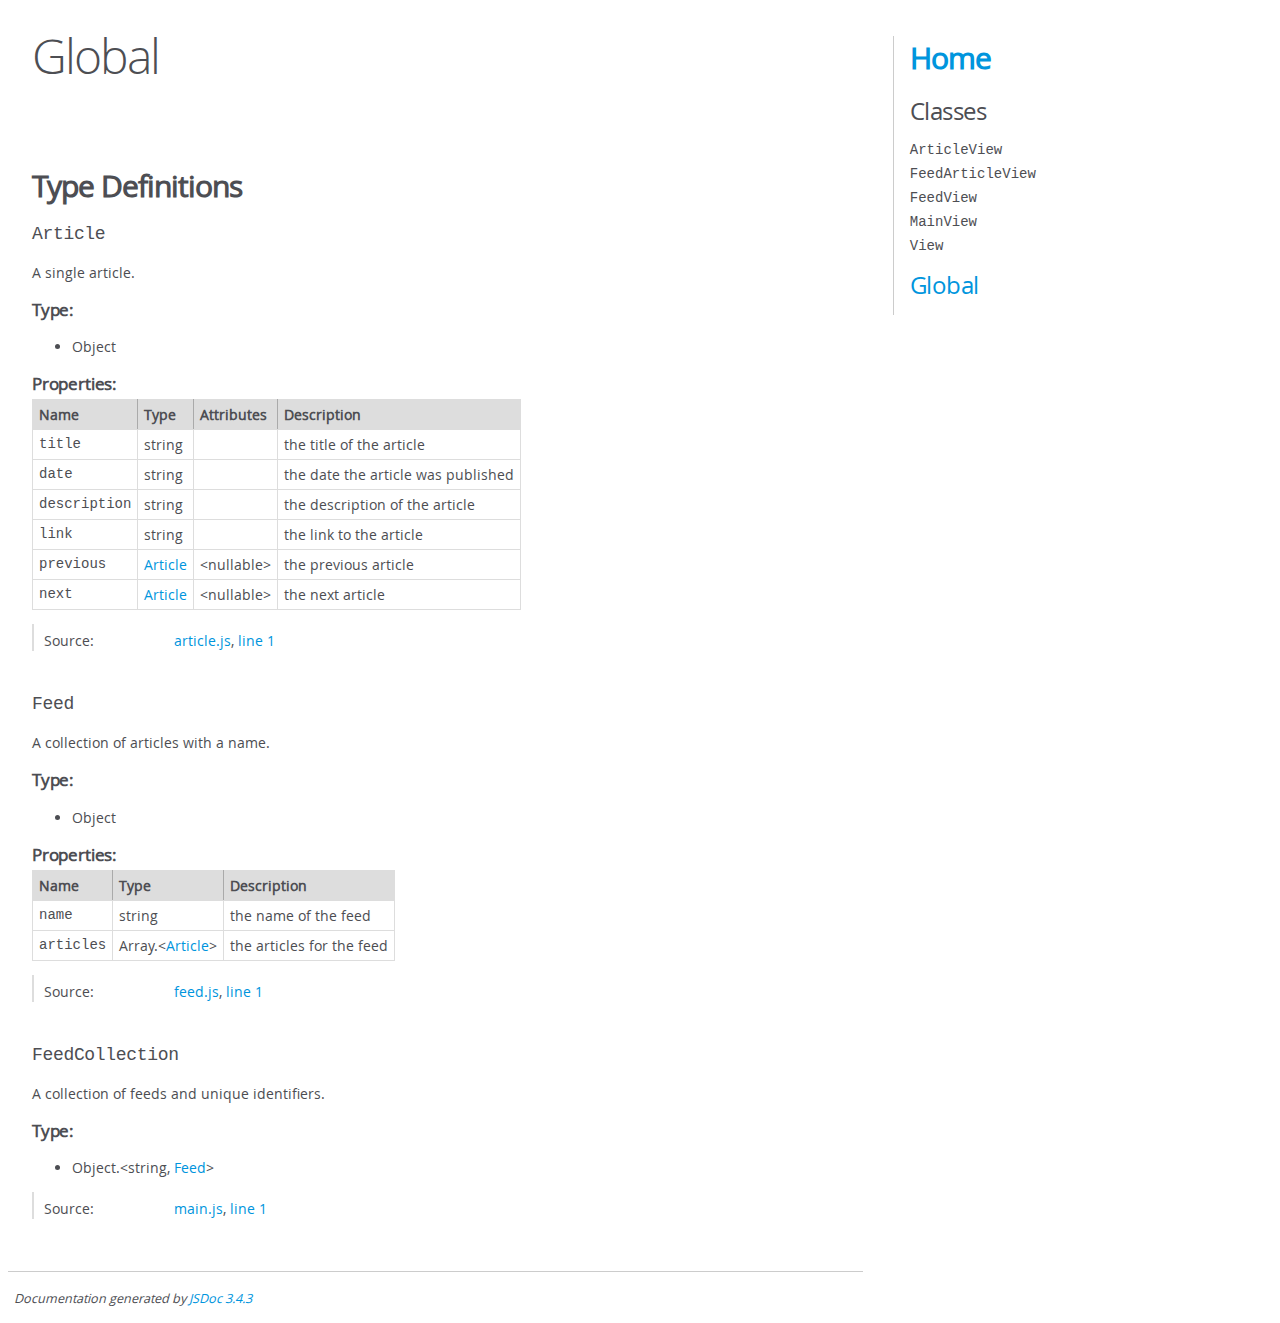
<file: jsdoc/global.html>
<!DOCTYPE html>
<html lang="en">
<head>
    <meta charset="utf-8">
    <title>JSDoc: Global</title>

    <script src="scripts/prettify/prettify.js"> </script>
    <script src="scripts/prettify/lang-css.js"> </script>
    <!--[if lt IE 9]>
      <script src="//html5shiv.googlecode.com/svn/trunk/html5.js"></script>
    <![endif]-->
    <link type="text/css" rel="stylesheet" href="styles/prettify-tomorrow.css">
    <link type="text/css" rel="stylesheet" href="styles/jsdoc-default.css">
</head>

<body>

<div id="main">

    <h1 class="page-title">Global</h1>

    




<section>

<header>
    
        <h2></h2>
        
    
</header>

<article>
    <div class="container-overview">
    
        

        


<dl class="details">

    

    

    

    

    

    

    

    

    

    

    

    

    

    

    

    
</dl>


        
    
    </div>

    

    

    

     

    

    

    

    
        <h3 class="subsection-title">Type Definitions</h3>

        
                
<h4 class="name" id="Article">Article</h4>




<div class="description">
    A single article.
</div>



    <h5>Type:</h5>
    <ul>
        <li>
            
<span class="param-type">Object</span>


        </li>
    </ul>





    <h5 class="subsection-title">Properties:</h5>

    

<table class="props">
    <thead>
    <tr>
        
        <th>Name</th>
        

        <th>Type</th>

        
        <th>Attributes</th>
        

        

        <th class="last">Description</th>
    </tr>
    </thead>

    <tbody>
    

        <tr>
            
                <td class="name"><code>title</code></td>
            

            <td class="type">
            
                
<span class="param-type">string</span>


            
            </td>

            
                <td class="attributes">
                

                
                </td>
            

            

            <td class="description last">the title of the article</td>
        </tr>

    

        <tr>
            
                <td class="name"><code>date</code></td>
            

            <td class="type">
            
                
<span class="param-type">string</span>


            
            </td>

            
                <td class="attributes">
                

                
                </td>
            

            

            <td class="description last">the date the article was published</td>
        </tr>

    

        <tr>
            
                <td class="name"><code>description</code></td>
            

            <td class="type">
            
                
<span class="param-type">string</span>


            
            </td>

            
                <td class="attributes">
                

                
                </td>
            

            

            <td class="description last">the description of the article</td>
        </tr>

    

        <tr>
            
                <td class="name"><code>link</code></td>
            

            <td class="type">
            
                
<span class="param-type">string</span>


            
            </td>

            
                <td class="attributes">
                

                
                </td>
            

            

            <td class="description last">the link to the article</td>
        </tr>

    

        <tr>
            
                <td class="name"><code>previous</code></td>
            

            <td class="type">
            
                
<span class="param-type"><a href="global.html#Article">Article</a></span>


            
            </td>

            
                <td class="attributes">
                

                
                    &lt;nullable><br>
                
                </td>
            

            

            <td class="description last">the previous article</td>
        </tr>

    

        <tr>
            
                <td class="name"><code>next</code></td>
            

            <td class="type">
            
                
<span class="param-type"><a href="global.html#Article">Article</a></span>


            
            </td>

            
                <td class="attributes">
                

                
                    &lt;nullable><br>
                
                </td>
            

            

            <td class="description last">the next article</td>
        </tr>

    
    </tbody>
</table>




<dl class="details">

    

    

    

    

    

    

    

    

    

    

    

    

    
    <dt class="tag-source">Source:</dt>
    <dd class="tag-source"><ul class="dummy"><li>
        <a href="article.js.html">article.js</a>, <a href="article.js.html#line1">line 1</a>
    </li></ul></dd>
    

    

    

    
</dl>






            
                
<h4 class="name" id="Feed">Feed</h4>




<div class="description">
    A collection of articles with a name.
</div>



    <h5>Type:</h5>
    <ul>
        <li>
            
<span class="param-type">Object</span>


        </li>
    </ul>





    <h5 class="subsection-title">Properties:</h5>

    

<table class="props">
    <thead>
    <tr>
        
        <th>Name</th>
        

        <th>Type</th>

        

        

        <th class="last">Description</th>
    </tr>
    </thead>

    <tbody>
    

        <tr>
            
                <td class="name"><code>name</code></td>
            

            <td class="type">
            
                
<span class="param-type">string</span>


            
            </td>

            

            

            <td class="description last">the name of the feed</td>
        </tr>

    

        <tr>
            
                <td class="name"><code>articles</code></td>
            

            <td class="type">
            
                
<span class="param-type">Array.&lt;<a href="global.html#Article">Article</a>></span>


            
            </td>

            

            

            <td class="description last">the articles for the feed</td>
        </tr>

    
    </tbody>
</table>




<dl class="details">

    

    

    

    

    

    

    

    

    

    

    

    

    
    <dt class="tag-source">Source:</dt>
    <dd class="tag-source"><ul class="dummy"><li>
        <a href="feed.js.html">feed.js</a>, <a href="feed.js.html#line1">line 1</a>
    </li></ul></dd>
    

    

    

    
</dl>






            
                
<h4 class="name" id="FeedCollection">FeedCollection</h4>




<div class="description">
    A collection of feeds and unique identifiers.
</div>



    <h5>Type:</h5>
    <ul>
        <li>
            
<span class="param-type">Object.&lt;string, <a href="global.html#Feed">Feed</a>></span>


        </li>
    </ul>





<dl class="details">

    

    

    

    

    

    

    

    

    

    

    

    

    
    <dt class="tag-source">Source:</dt>
    <dd class="tag-source"><ul class="dummy"><li>
        <a href="main.js.html">main.js</a>, <a href="main.js.html#line1">line 1</a>
    </li></ul></dd>
    

    

    

    
</dl>






            
    

    
</article>

</section>




</div>

<nav>
    <h2><a href="index.html">Home</a></h2><h3>Classes</h3><ul><li><a href="ArticleView.html">ArticleView</a></li><li><a href="FeedArticleView.html">FeedArticleView</a></li><li><a href="FeedView.html">FeedView</a></li><li><a href="MainView.html">MainView</a></li><li><a href="View.html">View</a></li></ul><h3><a href="global.html">Global</a></h3>
</nav>

<br class="clear">

<footer>
    Documentation generated by <a href="https://github.com/jsdoc3/jsdoc">JSDoc 3.4.3</a>
</footer>

<script> prettyPrint(); </script>
<script src="scripts/linenumber.js"> </script>
</body>
</html>
</file>
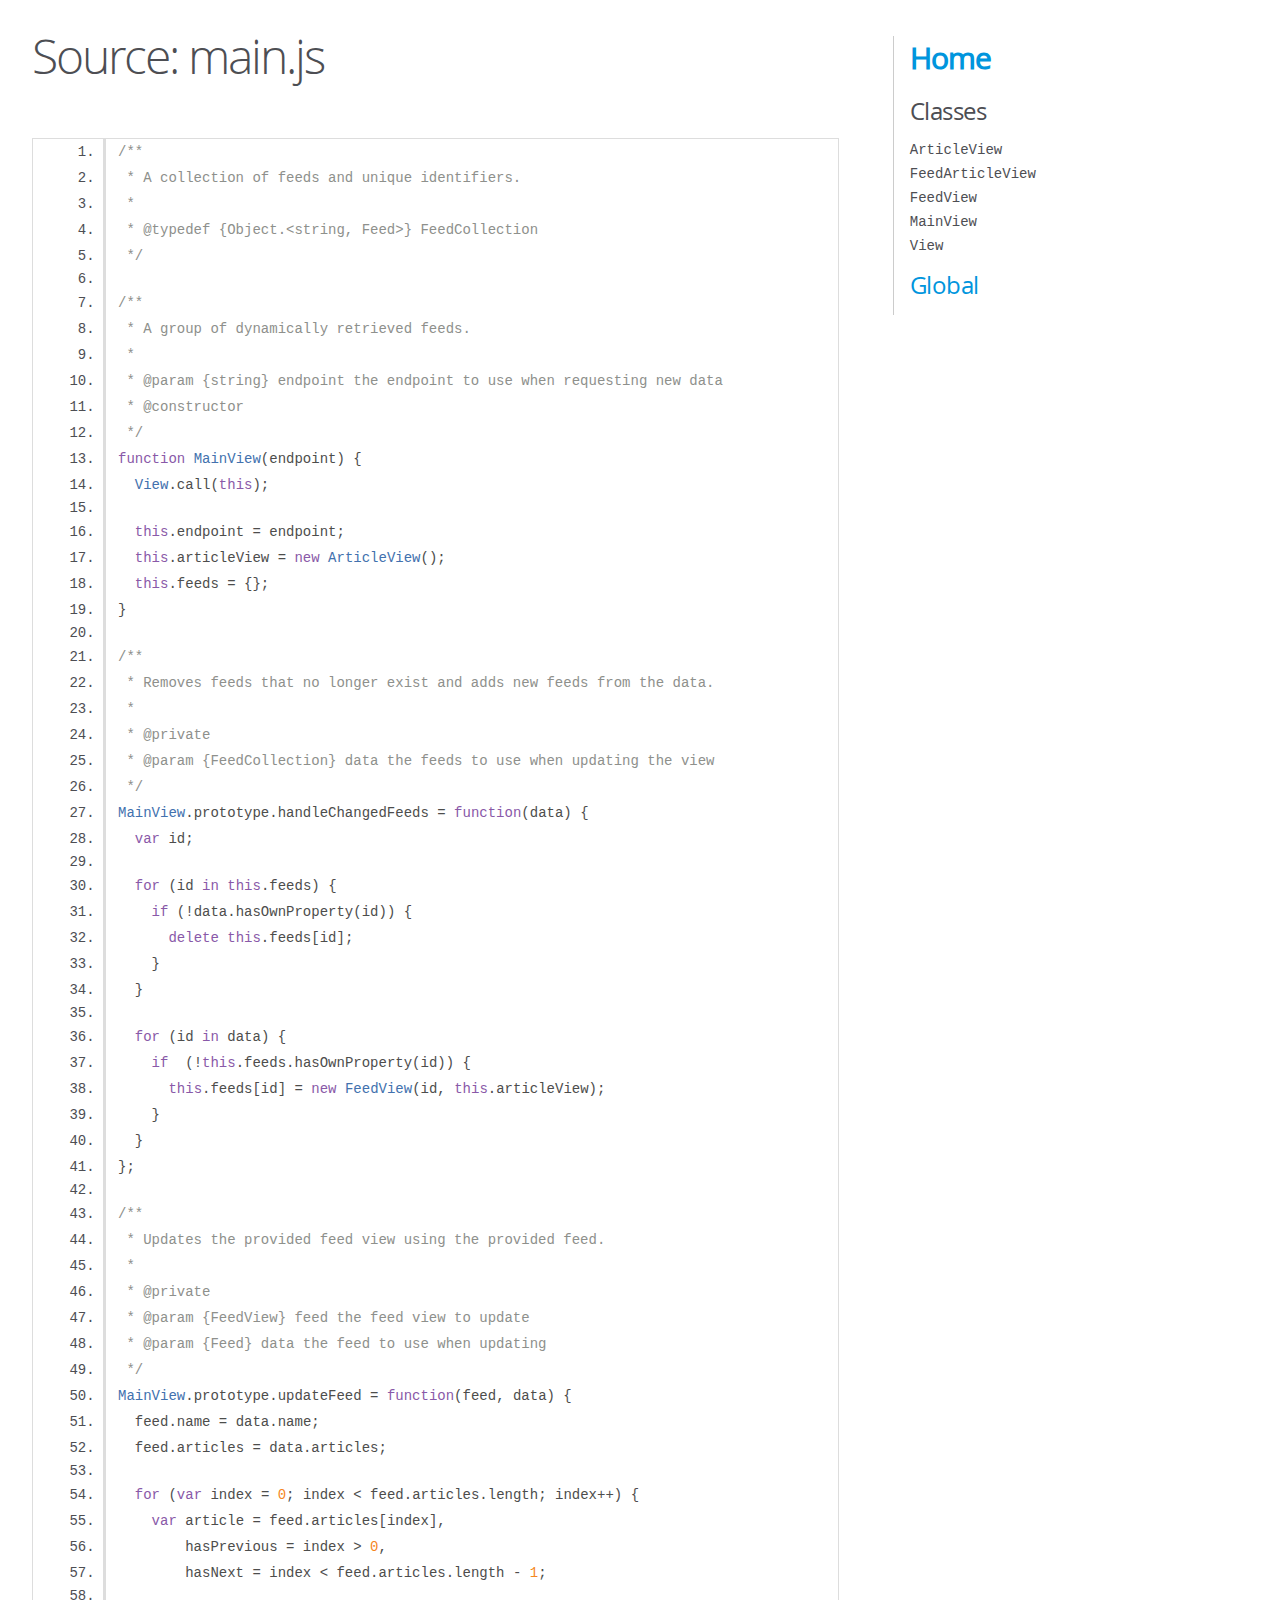
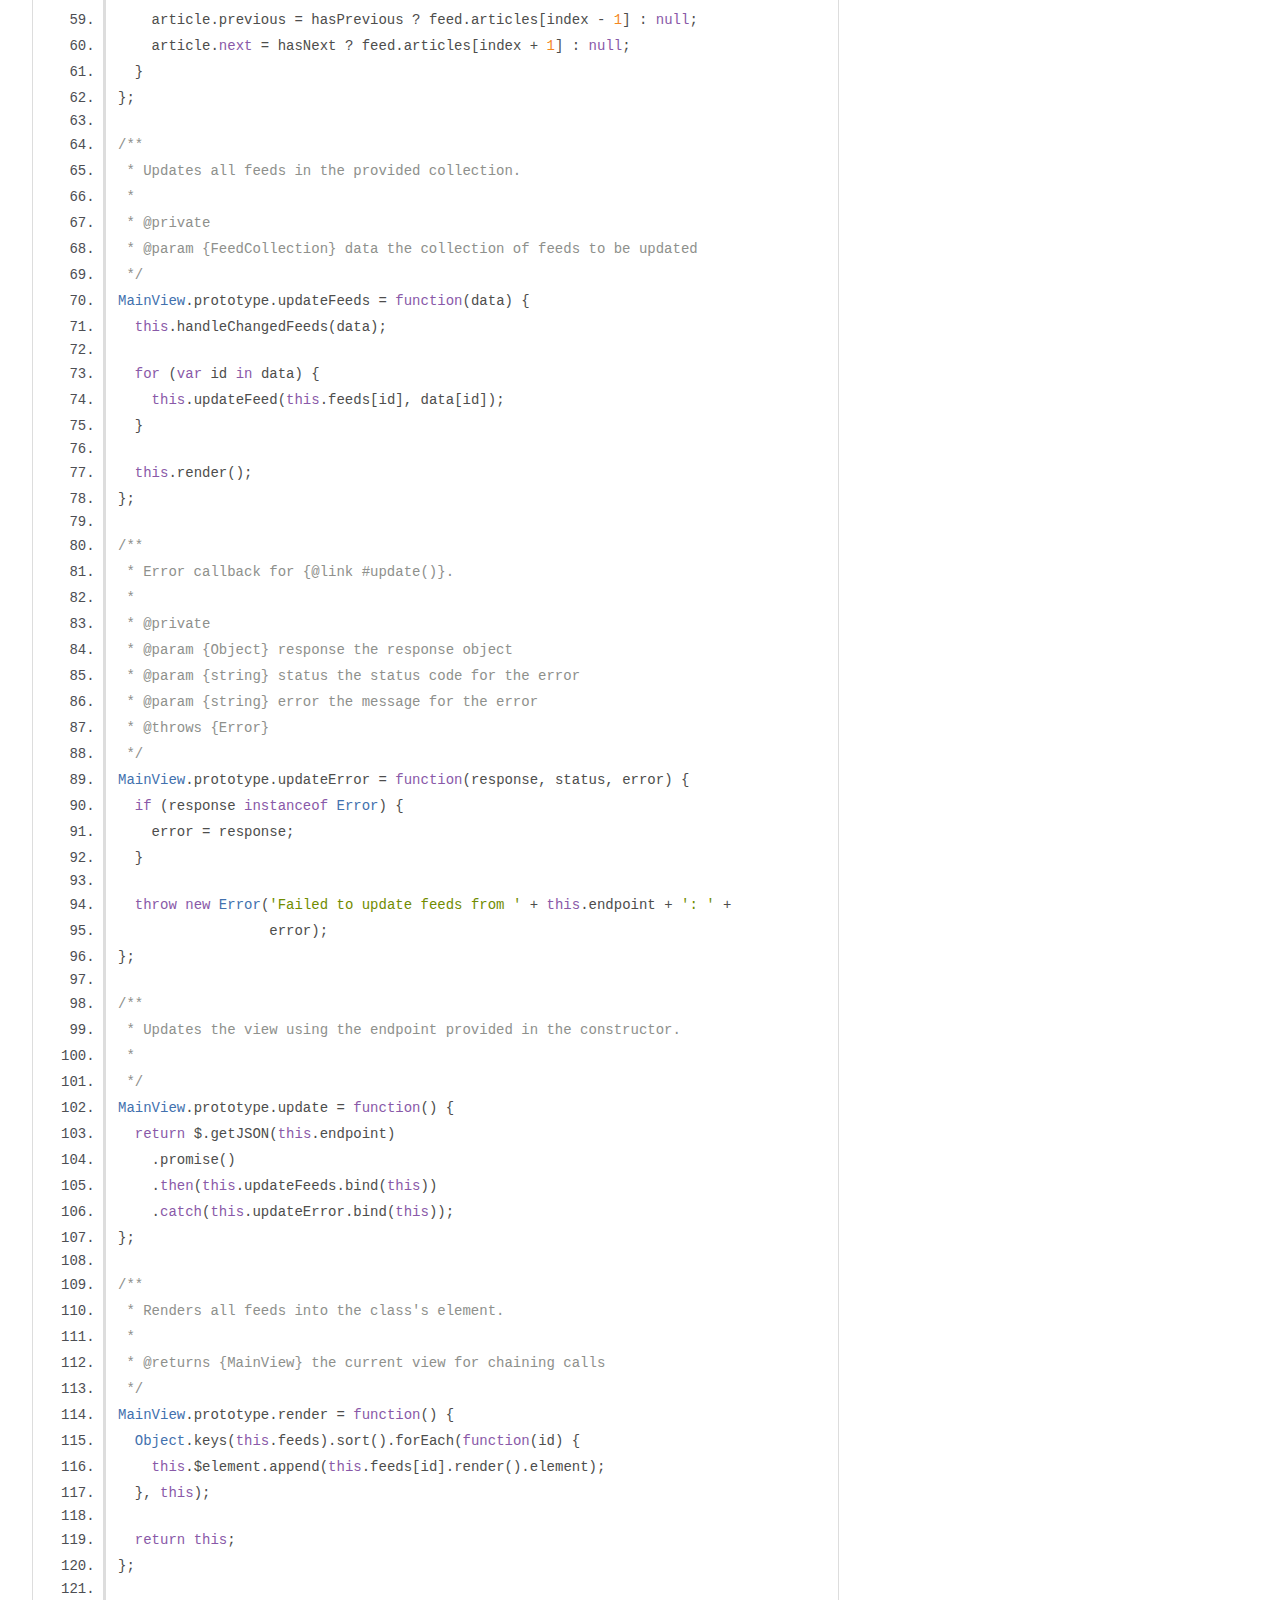
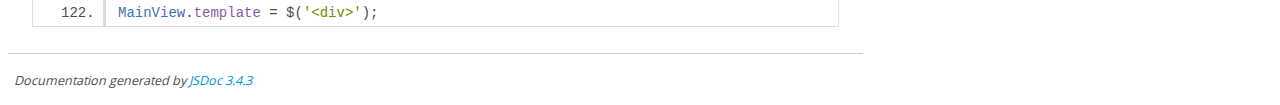
<file: jsdoc/main.js.html>
<!DOCTYPE html>
<html lang="en">
<head>
    <meta charset="utf-8">
    <title>JSDoc: Source: main.js</title>

    <script src="scripts/prettify/prettify.js"> </script>
    <script src="scripts/prettify/lang-css.js"> </script>
    <!--[if lt IE 9]>
      <script src="//html5shiv.googlecode.com/svn/trunk/html5.js"></script>
    <![endif]-->
    <link type="text/css" rel="stylesheet" href="styles/prettify-tomorrow.css">
    <link type="text/css" rel="stylesheet" href="styles/jsdoc-default.css">
</head>

<body>

<div id="main">

    <h1 class="page-title">Source: main.js</h1>

    



    
    <section>
        <article>
            <pre class="prettyprint source linenums"><code>/**
 * A collection of feeds and unique identifiers.
 *
 * @typedef {Object.&lt;string, Feed>} FeedCollection
 */

/**
 * A group of dynamically retrieved feeds.
 *
 * @param {string} endpoint the endpoint to use when requesting new data
 * @constructor
 */
function MainView(endpoint) {
  View.call(this);

  this.endpoint = endpoint;
  this.articleView = new ArticleView();
  this.feeds = {};
}

/**
 * Removes feeds that no longer exist and adds new feeds from the data.
 *
 * @private
 * @param {FeedCollection} data the feeds to use when updating the view
 */
MainView.prototype.handleChangedFeeds = function(data) {
  var id;

  for (id in this.feeds) {
    if (!data.hasOwnProperty(id)) {
      delete this.feeds[id];
    }
  }

  for (id in data) {
    if  (!this.feeds.hasOwnProperty(id)) {
      this.feeds[id] = new FeedView(id, this.articleView);
    }
  }
};

/**
 * Updates the provided feed view using the provided feed.
 *
 * @private
 * @param {FeedView} feed the feed view to update
 * @param {Feed} data the feed to use when updating
 */
MainView.prototype.updateFeed = function(feed, data) {
  feed.name = data.name;
  feed.articles = data.articles;

  for (var index = 0; index &lt; feed.articles.length; index++) {
    var article = feed.articles[index],
        hasPrevious = index > 0,
        hasNext = index &lt; feed.articles.length - 1;

    article.previous = hasPrevious ? feed.articles[index - 1] : null;
    article.next = hasNext ? feed.articles[index + 1] : null;
  }
};

/**
 * Updates all feeds in the provided collection.
 *
 * @private
 * @param {FeedCollection} data the collection of feeds to be updated
 */
MainView.prototype.updateFeeds = function(data) {
  this.handleChangedFeeds(data);

  for (var id in data) {
    this.updateFeed(this.feeds[id], data[id]);
  }

  this.render();
};

/**
 * Error callback for {@link #update()}.
 *
 * @private
 * @param {Object} response the response object
 * @param {string} status the status code for the error
 * @param {string} error the message for the error
 * @throws {Error}
 */
MainView.prototype.updateError = function(response, status, error) {
  if (response instanceof Error) {
    error = response;
  }

  throw new Error('Failed to update feeds from ' + this.endpoint + ': ' +
                  error);
};

/**
 * Updates the view using the endpoint provided in the constructor.
 *
 */
MainView.prototype.update = function() {
  return $.getJSON(this.endpoint)
    .promise()
    .then(this.updateFeeds.bind(this))
    .catch(this.updateError.bind(this));
};

/**
 * Renders all feeds into the class's element.
 *
 * @returns {MainView} the current view for chaining calls
 */
MainView.prototype.render = function() {
  Object.keys(this.feeds).sort().forEach(function(id) {
    this.$element.append(this.feeds[id].render().element);
  }, this);

  return this;
};

MainView.template = $('&lt;div>');
</code></pre>
        </article>
    </section>




</div>

<nav>
    <h2><a href="index.html">Home</a></h2><h3>Classes</h3><ul><li><a href="ArticleView.html">ArticleView</a></li><li><a href="FeedArticleView.html">FeedArticleView</a></li><li><a href="FeedView.html">FeedView</a></li><li><a href="MainView.html">MainView</a></li><li><a href="View.html">View</a></li></ul><h3><a href="global.html">Global</a></h3>
</nav>

<br class="clear">

<footer>
    Documentation generated by <a href="https://github.com/jsdoc3/jsdoc">JSDoc 3.4.3</a>
</footer>

<script> prettyPrint(); </script>
<script src="scripts/linenumber.js"> </script>
</body>
</html>
</file>
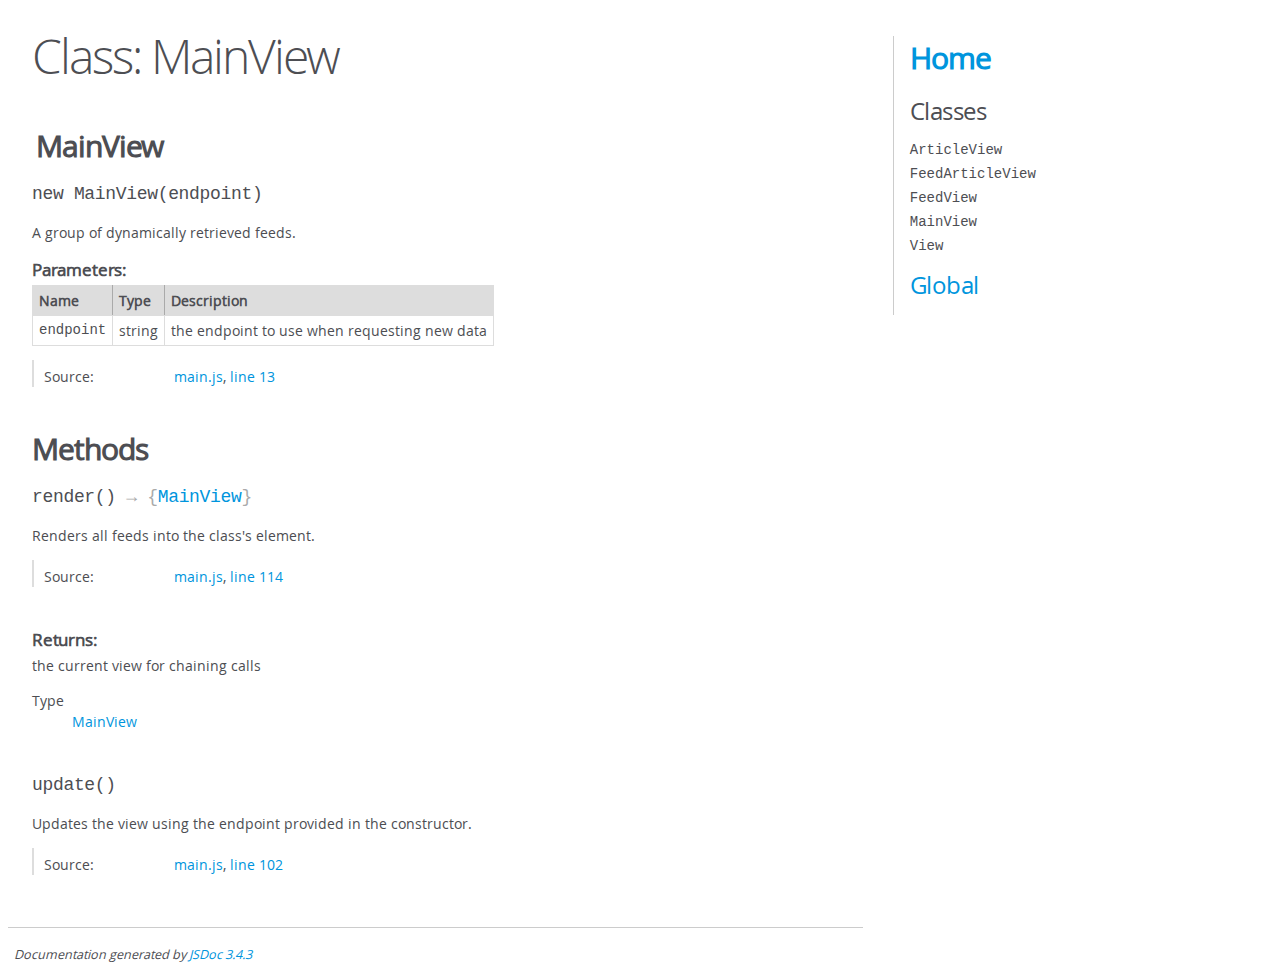
<file: jsdoc/MainView.html>
<!DOCTYPE html>
<html lang="en">
<head>
    <meta charset="utf-8">
    <title>JSDoc: Class: MainView</title>

    <script src="scripts/prettify/prettify.js"> </script>
    <script src="scripts/prettify/lang-css.js"> </script>
    <!--[if lt IE 9]>
      <script src="//html5shiv.googlecode.com/svn/trunk/html5.js"></script>
    <![endif]-->
    <link type="text/css" rel="stylesheet" href="styles/prettify-tomorrow.css">
    <link type="text/css" rel="stylesheet" href="styles/jsdoc-default.css">
</head>

<body>

<div id="main">

    <h1 class="page-title">Class: MainView</h1>

    




<section>

<header>
    
        <h2>MainView</h2>
        
    
</header>

<article>
    <div class="container-overview">
    
        

    

    <h4 class="name" id="MainView"><span class="type-signature"></span>new MainView<span class="signature">(endpoint)</span><span class="type-signature"></span></h4>

    



<div class="description">
    A group of dynamically retrieved feeds.
</div>









    <h5>Parameters:</h5>
    

<table class="params">
    <thead>
    <tr>
        
        <th>Name</th>
        

        <th>Type</th>

        

        

        <th class="last">Description</th>
    </tr>
    </thead>

    <tbody>
    

        <tr>
            
                <td class="name"><code>endpoint</code></td>
            

            <td class="type">
            
                
<span class="param-type">string</span>


            
            </td>

            

            

            <td class="description last">the endpoint to use when requesting new data</td>
        </tr>

    
    </tbody>
</table>






<dl class="details">

    

    

    

    

    

    

    

    

    

    

    

    

    
    <dt class="tag-source">Source:</dt>
    <dd class="tag-source"><ul class="dummy"><li>
        <a href="main.js.html">main.js</a>, <a href="main.js.html#line13">line 13</a>
    </li></ul></dd>
    

    

    

    
</dl>
















    
    </div>

    

    

    

     

    

    

    
        <h3 class="subsection-title">Methods</h3>

        
            

    

    <h4 class="name" id="render"><span class="type-signature"></span>render<span class="signature">()</span><span class="type-signature"> &rarr; {<a href="MainView.html">MainView</a>}</span></h4>

    



<div class="description">
    Renders all feeds into the class's element.
</div>













<dl class="details">

    

    

    

    

    

    

    

    

    

    

    

    

    
    <dt class="tag-source">Source:</dt>
    <dd class="tag-source"><ul class="dummy"><li>
        <a href="main.js.html">main.js</a>, <a href="main.js.html#line114">line 114</a>
    </li></ul></dd>
    

    

    

    
</dl>













<h5>Returns:</h5>

        
<div class="param-desc">
    the current view for chaining calls
</div>



<dl>
    <dt>
        Type
    </dt>
    <dd>
        
<span class="param-type"><a href="MainView.html">MainView</a></span>


    </dd>
</dl>

    



        
            

    

    <h4 class="name" id="update"><span class="type-signature"></span>update<span class="signature">()</span><span class="type-signature"></span></h4>

    



<div class="description">
    Updates the view using the endpoint provided in the constructor.
</div>













<dl class="details">

    

    

    

    

    

    

    

    

    

    

    

    

    
    <dt class="tag-source">Source:</dt>
    <dd class="tag-source"><ul class="dummy"><li>
        <a href="main.js.html">main.js</a>, <a href="main.js.html#line102">line 102</a>
    </li></ul></dd>
    

    

    

    
</dl>
















        
    

    

    
</article>

</section>




</div>

<nav>
    <h2><a href="index.html">Home</a></h2><h3>Classes</h3><ul><li><a href="ArticleView.html">ArticleView</a></li><li><a href="FeedArticleView.html">FeedArticleView</a></li><li><a href="FeedView.html">FeedView</a></li><li><a href="MainView.html">MainView</a></li><li><a href="View.html">View</a></li></ul><h3><a href="global.html">Global</a></h3>
</nav>

<br class="clear">

<footer>
    Documentation generated by <a href="https://github.com/jsdoc3/jsdoc">JSDoc 3.4.3</a>
</footer>

<script> prettyPrint(); </script>
<script src="scripts/linenumber.js"> </script>
</body>
</html>
</file>
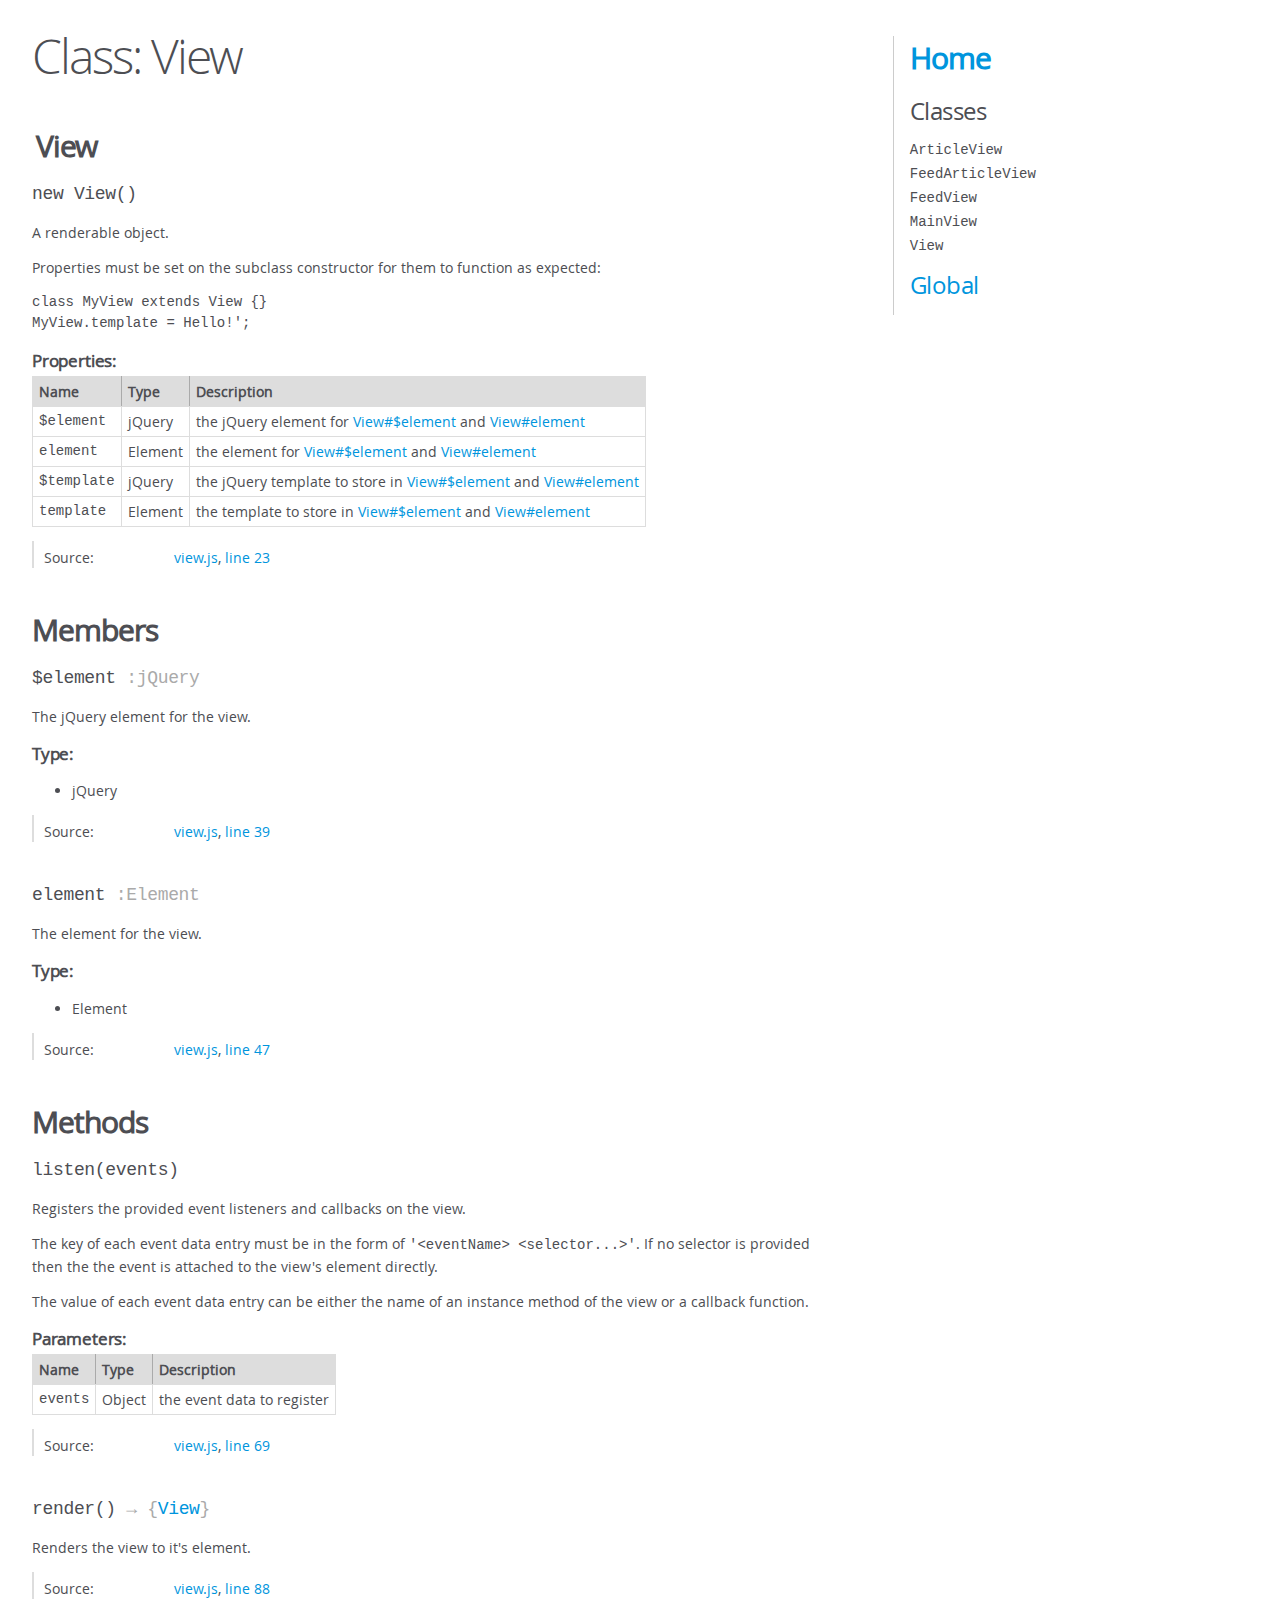
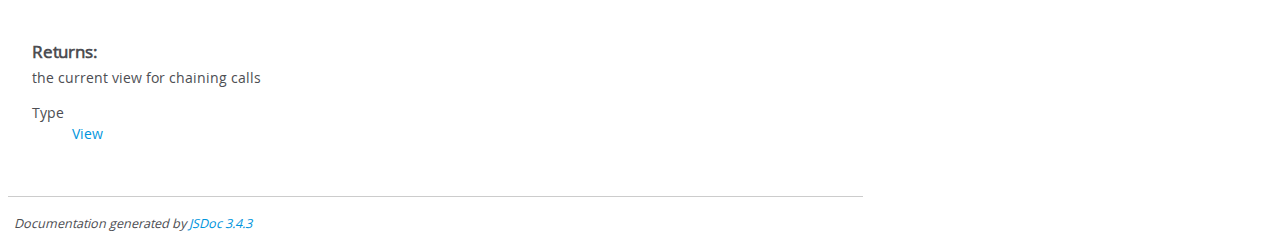
<file: jsdoc/View.html>
<!DOCTYPE html>
<html lang="en">
<head>
    <meta charset="utf-8">
    <title>JSDoc: Class: View</title>

    <script src="scripts/prettify/prettify.js"> </script>
    <script src="scripts/prettify/lang-css.js"> </script>
    <!--[if lt IE 9]>
      <script src="//html5shiv.googlecode.com/svn/trunk/html5.js"></script>
    <![endif]-->
    <link type="text/css" rel="stylesheet" href="styles/prettify-tomorrow.css">
    <link type="text/css" rel="stylesheet" href="styles/jsdoc-default.css">
</head>

<body>

<div id="main">

    <h1 class="page-title">Class: View</h1>

    




<section>

<header>
    
        <h2>View</h2>
        
    
</header>

<article>
    <div class="container-overview">
    
        

    

    <h4 class="name" id="View"><span class="type-signature"></span>new View<span class="signature">()</span><span class="type-signature"></span></h4>

    



<div class="description">
    A renderable object.

<p>
  Properties must be set on the subclass constructor for them to function
  as expected:
</p>

<pre><code>class MyView extends View {}
MyView.template = <blink>Hello!</blink>';</code></pre>
</div>













    <h5 class="subsection-title">Properties:</h5>

    

<table class="props">
    <thead>
    <tr>
        
        <th>Name</th>
        

        <th>Type</th>

        

        

        <th class="last">Description</th>
    </tr>
    </thead>

    <tbody>
    

        <tr>
            
                <td class="name"><code>$element</code></td>
            

            <td class="type">
            
                
<span class="param-type">jQuery</span>


            
            </td>

            

            

            <td class="description last">the jQuery element for <a href="View.html#$element">View#$element</a> and
                            <a href="View.html#element">View#element</a></td>
        </tr>

    

        <tr>
            
                <td class="name"><code>element</code></td>
            

            <td class="type">
            
                
<span class="param-type">Element</span>


            
            </td>

            

            

            <td class="description last">the element for <a href="View.html#$element">View#$element</a> and
                            <a href="View.html#element">View#element</a></td>
        </tr>

    

        <tr>
            
                <td class="name"><code>$template</code></td>
            

            <td class="type">
            
                
<span class="param-type">jQuery</span>


            
            </td>

            

            

            <td class="description last">the jQuery template to store in
                             <a href="View.html#$element">View#$element</a> and <a href="View.html#element">View#element</a></td>
        </tr>

    

        <tr>
            
                <td class="name"><code>template</code></td>
            

            <td class="type">
            
                
<span class="param-type">Element</span>


            
            </td>

            

            

            <td class="description last">the template to store in <a href="View.html#$element">View#$element</a>
                             and <a href="View.html#element">View#element</a></td>
        </tr>

    
    </tbody>
</table>




<dl class="details">

    

    

    

    

    

    

    

    

    

    

    

    

    
    <dt class="tag-source">Source:</dt>
    <dd class="tag-source"><ul class="dummy"><li>
        <a href="view.js.html">view.js</a>, <a href="view.js.html#line23">line 23</a>
    </li></ul></dd>
    

    

    

    
</dl>
















    
    </div>

    

    

    

     

    

    
        <h3 class="subsection-title">Members</h3>

        
            
<h4 class="name" id="$element"><span class="type-signature"></span>$element<span class="type-signature"> :jQuery</span></h4>




<div class="description">
    The jQuery element for the view.
</div>



    <h5>Type:</h5>
    <ul>
        <li>
            
<span class="param-type">jQuery</span>


        </li>
    </ul>





<dl class="details">

    

    

    

    

    

    

    

    

    

    

    

    

    
    <dt class="tag-source">Source:</dt>
    <dd class="tag-source"><ul class="dummy"><li>
        <a href="view.js.html">view.js</a>, <a href="view.js.html#line39">line 39</a>
    </li></ul></dd>
    

    

    

    
</dl>






        
            
<h4 class="name" id="element"><span class="type-signature"></span>element<span class="type-signature"> :Element</span></h4>




<div class="description">
    The element for the view.
</div>



    <h5>Type:</h5>
    <ul>
        <li>
            
<span class="param-type">Element</span>


        </li>
    </ul>





<dl class="details">

    

    

    

    

    

    

    

    

    

    

    

    

    
    <dt class="tag-source">Source:</dt>
    <dd class="tag-source"><ul class="dummy"><li>
        <a href="view.js.html">view.js</a>, <a href="view.js.html#line47">line 47</a>
    </li></ul></dd>
    

    

    

    
</dl>






        
    

    
        <h3 class="subsection-title">Methods</h3>

        
            

    

    <h4 class="name" id="listen"><span class="type-signature"></span>listen<span class="signature">(events)</span><span class="type-signature"></span></h4>

    



<div class="description">
    Registers the provided event listeners and callbacks on the view.

<p>
  The key of each event data entry must be in the form of
  <code>'&lt;eventName&gt; &lt;selector...&gt;'</code>. If no selector is
  provided then the the event is attached to the view's element directly.
</p>

The value of each event data entry can be either the name of an instance
method of the view or a callback function.
</div>









    <h5>Parameters:</h5>
    

<table class="params">
    <thead>
    <tr>
        
        <th>Name</th>
        

        <th>Type</th>

        

        

        <th class="last">Description</th>
    </tr>
    </thead>

    <tbody>
    

        <tr>
            
                <td class="name"><code>events</code></td>
            

            <td class="type">
            
                
<span class="param-type">Object</span>


            
            </td>

            

            

            <td class="description last">the event data to register</td>
        </tr>

    
    </tbody>
</table>






<dl class="details">

    

    

    

    

    

    

    

    

    

    

    

    

    
    <dt class="tag-source">Source:</dt>
    <dd class="tag-source"><ul class="dummy"><li>
        <a href="view.js.html">view.js</a>, <a href="view.js.html#line69">line 69</a>
    </li></ul></dd>
    

    

    

    
</dl>
















        
            

    

    <h4 class="name" id="render"><span class="type-signature"></span>render<span class="signature">()</span><span class="type-signature"> &rarr; {<a href="View.html">View</a>}</span></h4>

    



<div class="description">
    Renders the view to it's element.
</div>













<dl class="details">

    

    

    

    

    

    

    

    

    

    

    

    

    
    <dt class="tag-source">Source:</dt>
    <dd class="tag-source"><ul class="dummy"><li>
        <a href="view.js.html">view.js</a>, <a href="view.js.html#line88">line 88</a>
    </li></ul></dd>
    

    

    

    
</dl>













<h5>Returns:</h5>

        
<div class="param-desc">
    the current view for chaining calls
</div>



<dl>
    <dt>
        Type
    </dt>
    <dd>
        
<span class="param-type"><a href="View.html">View</a></span>


    </dd>
</dl>

    



        
    

    

    
</article>

</section>




</div>

<nav>
    <h2><a href="index.html">Home</a></h2><h3>Classes</h3><ul><li><a href="ArticleView.html">ArticleView</a></li><li><a href="FeedArticleView.html">FeedArticleView</a></li><li><a href="FeedView.html">FeedView</a></li><li><a href="MainView.html">MainView</a></li><li><a href="View.html">View</a></li></ul><h3><a href="global.html">Global</a></h3>
</nav>

<br class="clear">

<footer>
    Documentation generated by <a href="https://github.com/jsdoc3/jsdoc">JSDoc 3.4.3</a>
</footer>

<script> prettyPrint(); </script>
<script src="scripts/linenumber.js"> </script>
</body>
</html>
</file>
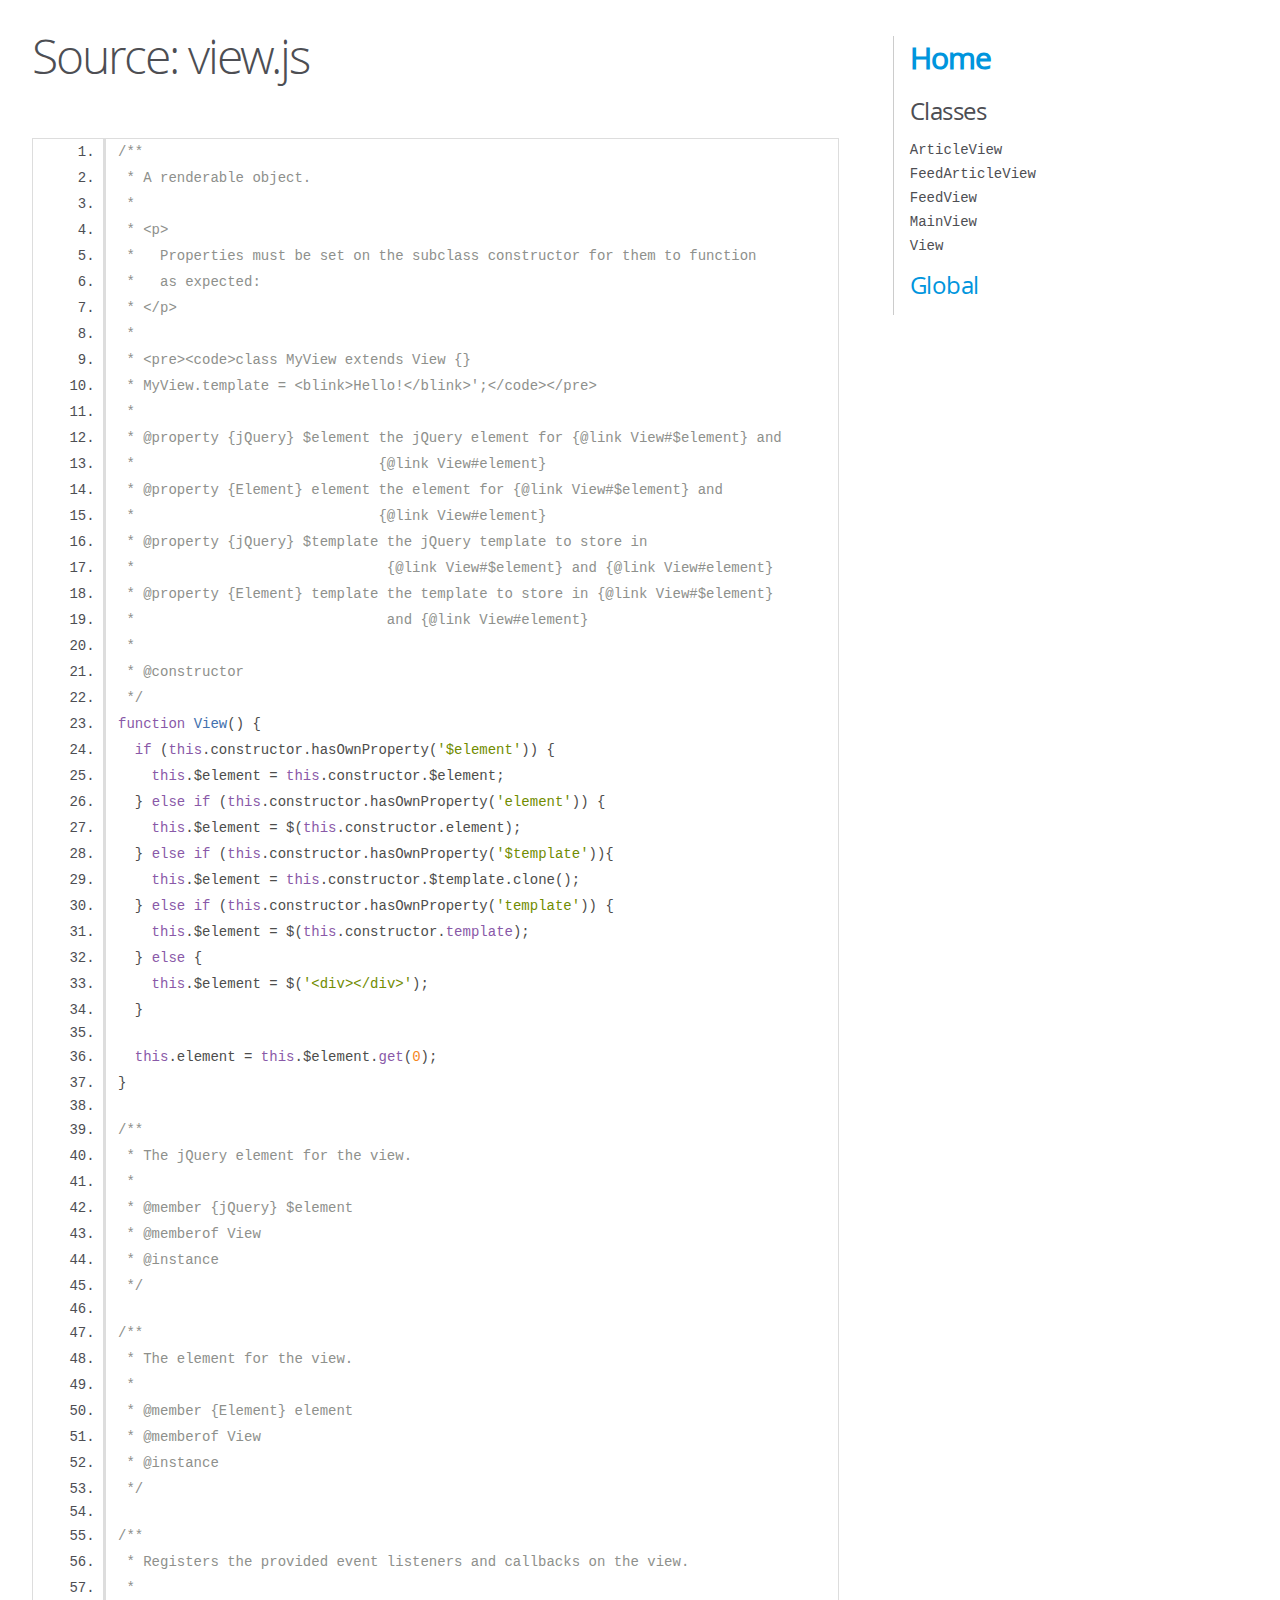
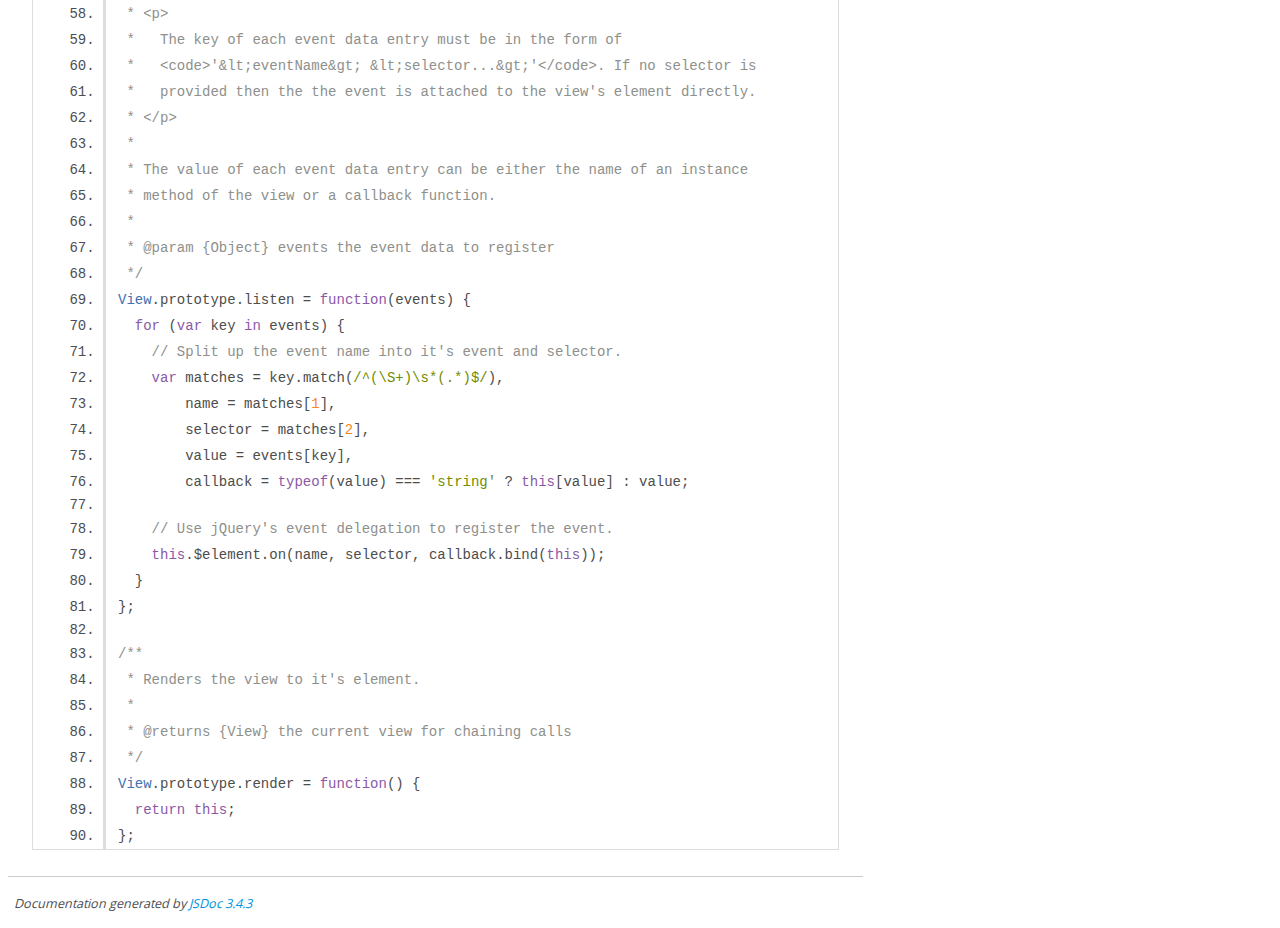
<file: jsdoc/view.js.html>
<!DOCTYPE html>
<html lang="en">
<head>
    <meta charset="utf-8">
    <title>JSDoc: Source: view.js</title>

    <script src="scripts/prettify/prettify.js"> </script>
    <script src="scripts/prettify/lang-css.js"> </script>
    <!--[if lt IE 9]>
      <script src="//html5shiv.googlecode.com/svn/trunk/html5.js"></script>
    <![endif]-->
    <link type="text/css" rel="stylesheet" href="styles/prettify-tomorrow.css">
    <link type="text/css" rel="stylesheet" href="styles/jsdoc-default.css">
</head>

<body>

<div id="main">

    <h1 class="page-title">Source: view.js</h1>

    



    
    <section>
        <article>
            <pre class="prettyprint source linenums"><code>/**
 * A renderable object.
 *
 * &lt;p>
 *   Properties must be set on the subclass constructor for them to function
 *   as expected:
 * &lt;/p>
 *
 * &lt;pre>&lt;code>class MyView extends View {}
 * MyView.template = &lt;blink>Hello!&lt;/blink>';&lt;/code>&lt;/pre>
 *
 * @property {jQuery} $element the jQuery element for {@link View#$element} and
 *                             {@link View#element}
 * @property {Element} element the element for {@link View#$element} and
 *                             {@link View#element}
 * @property {jQuery} $template the jQuery template to store in
 *                              {@link View#$element} and {@link View#element}
 * @property {Element} template the template to store in {@link View#$element}
 *                              and {@link View#element}
 *
 * @constructor
 */
function View() {
  if (this.constructor.hasOwnProperty('$element')) {
    this.$element = this.constructor.$element;
  } else if (this.constructor.hasOwnProperty('element')) {
    this.$element = $(this.constructor.element);
  } else if (this.constructor.hasOwnProperty('$template')){
    this.$element = this.constructor.$template.clone();
  } else if (this.constructor.hasOwnProperty('template')) {
    this.$element = $(this.constructor.template);
  } else {
    this.$element = $('&lt;div>&lt;/div>');
  }

  this.element = this.$element.get(0);
}

/**
 * The jQuery element for the view.
 *
 * @member {jQuery} $element
 * @memberof View
 * @instance
 */

/**
 * The element for the view.
 *
 * @member {Element} element
 * @memberof View
 * @instance
 */

/**
 * Registers the provided event listeners and callbacks on the view.
 *
 * &lt;p>
 *   The key of each event data entry must be in the form of
 *   &lt;code>'&amp;lt;eventName&amp;gt; &amp;lt;selector...&amp;gt;'&lt;/code>. If no selector is
 *   provided then the the event is attached to the view's element directly.
 * &lt;/p>
 *
 * The value of each event data entry can be either the name of an instance
 * method of the view or a callback function.
 *
 * @param {Object} events the event data to register
 */
View.prototype.listen = function(events) {
  for (var key in events) {
    // Split up the event name into it's event and selector.
    var matches = key.match(/^(\S+)\s*(.*)$/),
        name = matches[1],
        selector = matches[2],
        value = events[key],
        callback = typeof(value) === 'string' ? this[value] : value;

    // Use jQuery's event delegation to register the event.
    this.$element.on(name, selector, callback.bind(this));
  }
};

/**
 * Renders the view to it's element.
 *
 * @returns {View} the current view for chaining calls
 */
View.prototype.render = function() {
  return this;
};
</code></pre>
        </article>
    </section>




</div>

<nav>
    <h2><a href="index.html">Home</a></h2><h3>Classes</h3><ul><li><a href="ArticleView.html">ArticleView</a></li><li><a href="FeedArticleView.html">FeedArticleView</a></li><li><a href="FeedView.html">FeedView</a></li><li><a href="MainView.html">MainView</a></li><li><a href="View.html">View</a></li></ul><h3><a href="global.html">Global</a></h3>
</nav>

<br class="clear">

<footer>
    Documentation generated by <a href="https://github.com/jsdoc3/jsdoc">JSDoc 3.4.3</a>
</footer>

<script> prettyPrint(); </script>
<script src="scripts/linenumber.js"> </script>
</body>
</html>
</file>
<file: jsdoc/styles/prettify-tomorrow.css>
/* Tomorrow Theme */
/* Original theme - https://github.com/chriskempson/tomorrow-theme */
/* Pretty printing styles. Used with prettify.js. */
/* SPAN elements with the classes below are added by prettyprint. */
/* plain text */
.pln {
  color: #4d4d4c; }

@media screen {
  /* string content */
  .str {
    color: #718c00; }

  /* a keyword */
  .kwd {
    color: #8959a8; }

  /* a comment */
  .com {
    color: #8e908c; }

  /* a type name */
  .typ {
    color: #4271ae; }

  /* a literal value */
  .lit {
    color: #f5871f; }

  /* punctuation */
  .pun {
    color: #4d4d4c; }

  /* lisp open bracket */
  .opn {
    color: #4d4d4c; }

  /* lisp close bracket */
  .clo {
    color: #4d4d4c; }

  /* a markup tag name */
  .tag {
    color: #c82829; }

  /* a markup attribute name */
  .atn {
    color: #f5871f; }

  /* a markup attribute value */
  .atv {
    color: #3e999f; }

  /* a declaration */
  .dec {
    color: #f5871f; }

  /* a variable name */
  .var {
    color: #c82829; }

  /* a function name */
  .fun {
    color: #4271ae; } }
/* Use higher contrast and text-weight for printable form. */
@media print, projection {
  .str {
    color: #060; }

  .kwd {
    color: #006;
    font-weight: bold; }

  .com {
    color: #600;
    font-style: italic; }

  .typ {
    color: #404;
    font-weight: bold; }

  .lit {
    color: #044; }

  .pun, .opn, .clo {
    color: #440; }

  .tag {
    color: #006;
    font-weight: bold; }

  .atn {
    color: #404; }

  .atv {
    color: #060; } }
/* Style */
/*
pre.prettyprint {
  background: white;
  font-family: Consolas, Monaco, 'Andale Mono', monospace;
  font-size: 12px;
  line-height: 1.5;
  border: 1px solid #ccc;
  padding: 10px; }
*/

/* Specify class=linenums on a pre to get line numbering */
ol.linenums {
  margin-top: 0;
  margin-bottom: 0; }

/* IE indents via margin-left */
li.L0,
li.L1,
li.L2,
li.L3,
li.L4,
li.L5,
li.L6,
li.L7,
li.L8,
li.L9 {
  /* */ }

/* Alternate shading for lines */
li.L1,
li.L3,
li.L5,
li.L7,
li.L9 {
  /* */ }
</file>
<file: jsdoc/styles/jsdoc-default.css>
@font-face {
    font-family: 'Open Sans';
    font-weight: normal;
    font-style: normal;
    src: url('../fonts/OpenSans-Regular-webfont.eot');
    src:
        local('Open Sans'),
        local('OpenSans'),
        url('../fonts/OpenSans-Regular-webfont.eot?#iefix') format('embedded-opentype'),
        url('../fonts/OpenSans-Regular-webfont.woff') format('woff'),
        url('../fonts/OpenSans-Regular-webfont.svg#open_sansregular') format('svg');
}

@font-face {
    font-family: 'Open Sans Light';
    font-weight: normal;
    font-style: normal;
    src: url('../fonts/OpenSans-Light-webfont.eot');
    src:
        local('Open Sans Light'),
        local('OpenSans Light'),
        url('../fonts/OpenSans-Light-webfont.eot?#iefix') format('embedded-opentype'),
        url('../fonts/OpenSans-Light-webfont.woff') format('woff'),
        url('../fonts/OpenSans-Light-webfont.svg#open_sanslight') format('svg');
}

html
{
    overflow: auto;
    background-color: #fff;
    font-size: 14px;
}

body
{
    font-family: 'Open Sans', sans-serif;
    line-height: 1.5;
    color: #4d4e53;
    background-color: white;
}

a, a:visited, a:active {
    color: #0095dd;
    text-decoration: none;
}

a:hover {
    text-decoration: underline;
}

header
{
    display: block;
    padding: 0px 4px;
}

tt, code, kbd, samp {
    font-family: Consolas, Monaco, 'Andale Mono', monospace;
}

.class-description {
    font-size: 130%;
    line-height: 140%;
    margin-bottom: 1em;
    margin-top: 1em;
}

.class-description:empty {
    margin: 0;
}

#main {
    float: left;
    width: 70%;
}

article dl {
    margin-bottom: 40px;
}

section
{
    display: block;
    background-color: #fff;
    padding: 12px 24px;
    border-bottom: 1px solid #ccc;
    margin-right: 30px;
}

.variation {
    display: none;
}

.signature-attributes {
    font-size: 60%;
    color: #aaa;
    font-style: italic;
    font-weight: lighter;
}

nav
{
    display: block;
    float: right;
    margin-top: 28px;
    width: 30%;
    box-sizing: border-box;
    border-left: 1px solid #ccc;
    padding-left: 16px;
}

nav ul {
    font-family: 'Lucida Grande', 'Lucida Sans Unicode', arial, sans-serif;
    font-size: 100%;
    line-height: 17px;
    padding: 0;
    margin: 0;
    list-style-type: none;
}

nav ul a, nav ul a:visited, nav ul a:active {
    font-family: Consolas, Monaco, 'Andale Mono', monospace;
    line-height: 18px;
    color: #4D4E53;
}

nav h3 {
    margin-top: 12px;
}

nav li {
    margin-top: 6px;
}

footer {
    display: block;
    padding: 6px;
    margin-top: 12px;
    font-style: italic;
    font-size: 90%;
}

h1, h2, h3, h4 {
    font-weight: 200;
    margin: 0;
}

h1
{
    font-family: 'Open Sans Light', sans-serif;
    font-size: 48px;
    letter-spacing: -2px;
    margin: 12px 24px 20px;
}

h2, h3.subsection-title
{
    font-size: 30px;
    font-weight: 700;
    letter-spacing: -1px;
    margin-bottom: 12px;
}

h3
{
    font-size: 24px;
    letter-spacing: -0.5px;
    margin-bottom: 12px;
}

h4
{
    font-size: 18px;
    letter-spacing: -0.33px;
    margin-bottom: 12px;
    color: #4d4e53;
}

h5, .container-overview .subsection-title
{
    font-size: 120%;
    font-weight: bold;
    letter-spacing: -0.01em;
    margin: 8px 0 3px 0;
}

h6
{
    font-size: 100%;
    letter-spacing: -0.01em;
    margin: 6px 0 3px 0;
    font-style: italic;
}

table
{
    border-spacing: 0;
    border: 0;
    border-collapse: collapse;
}

td, th
{
    border: 1px solid #ddd;
    margin: 0px;
    text-align: left;
    vertical-align: top;
    padding: 4px 6px;
    display: table-cell;
}

thead tr
{
    background-color: #ddd;
    font-weight: bold;
}

th { border-right: 1px solid #aaa; }
tr > th:last-child { border-right: 1px solid #ddd; }

.ancestors { color: #999; }
.ancestors a
{
    color: #999 !important;
    text-decoration: none;
}

.clear
{
    clear: both;
}

.important
{
    font-weight: bold;
    color: #950B02;
}

.yes-def {
    text-indent: -1000px;
}

.type-signature {
    color: #aaa;
}

.name, .signature {
    font-family: Consolas, Monaco, 'Andale Mono', monospace;
}

.details { margin-top: 14px; border-left: 2px solid #DDD; }
.details dt { width: 120px; float: left; padding-left: 10px;  padding-top: 6px; }
.details dd { margin-left: 70px; }
.details ul { margin: 0; }
.details ul { list-style-type: none; }
.details li { margin-left: 30px; padding-top: 6px; }
.details pre.prettyprint { margin: 0 }
.details .object-value { padding-top: 0; }

.description {
    margin-bottom: 1em;
    margin-top: 1em;
}

.code-caption
{
    font-style: italic;
    font-size: 107%;
    margin: 0;
}

.prettyprint
{
    border: 1px solid #ddd;
    width: 80%;
    overflow: auto;
}

.prettyprint.source {
    width: inherit;
}

.prettyprint code
{
    font-size: 100%;
    line-height: 18px;
    display: block;
    padding: 4px 12px;
    margin: 0;
    background-color: #fff;
    color: #4D4E53;
}

.prettyprint code span.line
{
  display: inline-block;
}

.prettyprint.linenums
{
  padding-left: 70px;
  -webkit-user-select: none;
  -moz-user-select: none;
  -ms-user-select: none;
  user-select: none;
}

.prettyprint.linenums ol
{
  padding-left: 0;
}

.prettyprint.linenums li
{
  border-left: 3px #ddd solid;
}

.prettyprint.linenums li.selected,
.prettyprint.linenums li.selected *
{
  background-color: lightyellow;
}

.prettyprint.linenums li *
{
  -webkit-user-select: text;
  -moz-user-select: text;
  -ms-user-select: text;
  user-select: text;
}

.params .name, .props .name, .name code {
    color: #4D4E53;
    font-family: Consolas, Monaco, 'Andale Mono', monospace;
    font-size: 100%;
}

.params td.description > p:first-child,
.props td.description > p:first-child
{
    margin-top: 0;
    padding-top: 0;
}

.params td.description > p:last-child,
.props td.description > p:last-child
{
    margin-bottom: 0;
    padding-bottom: 0;
}

.disabled {
    color: #454545;
}
</file>
